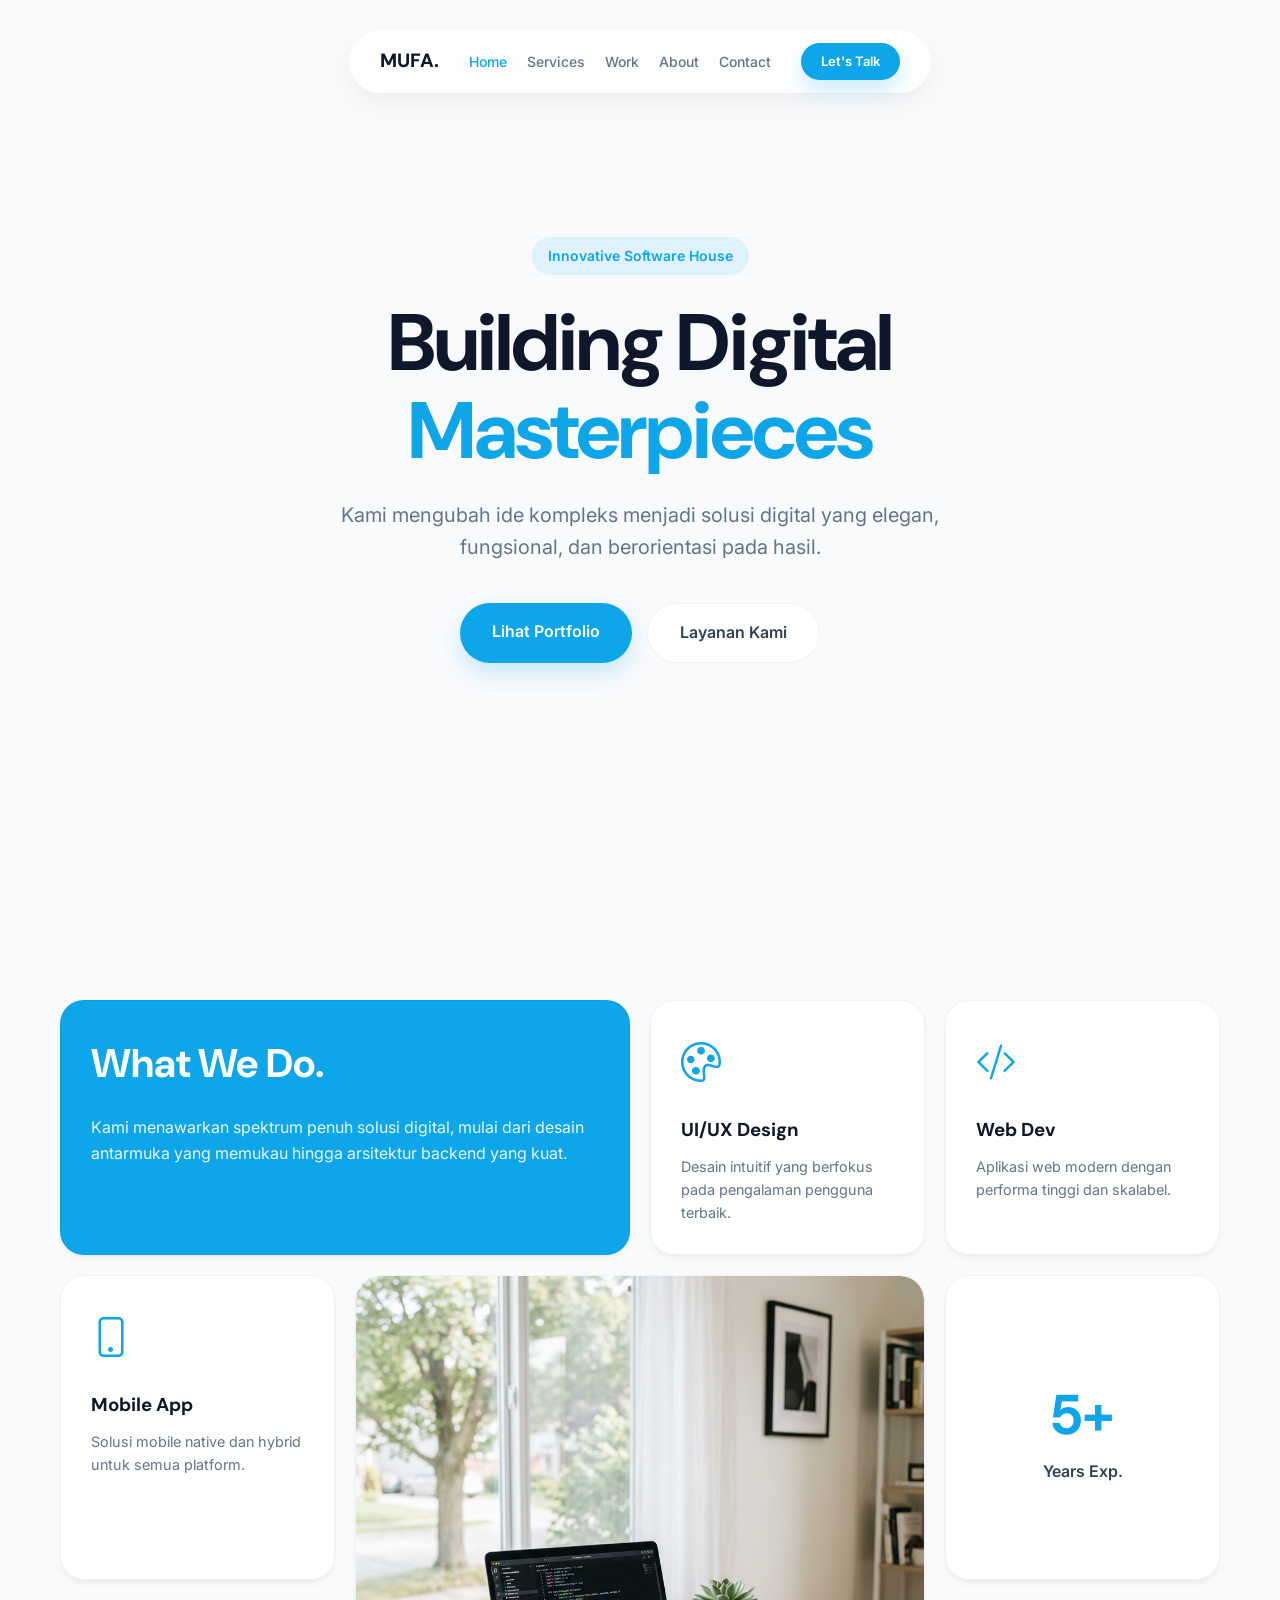
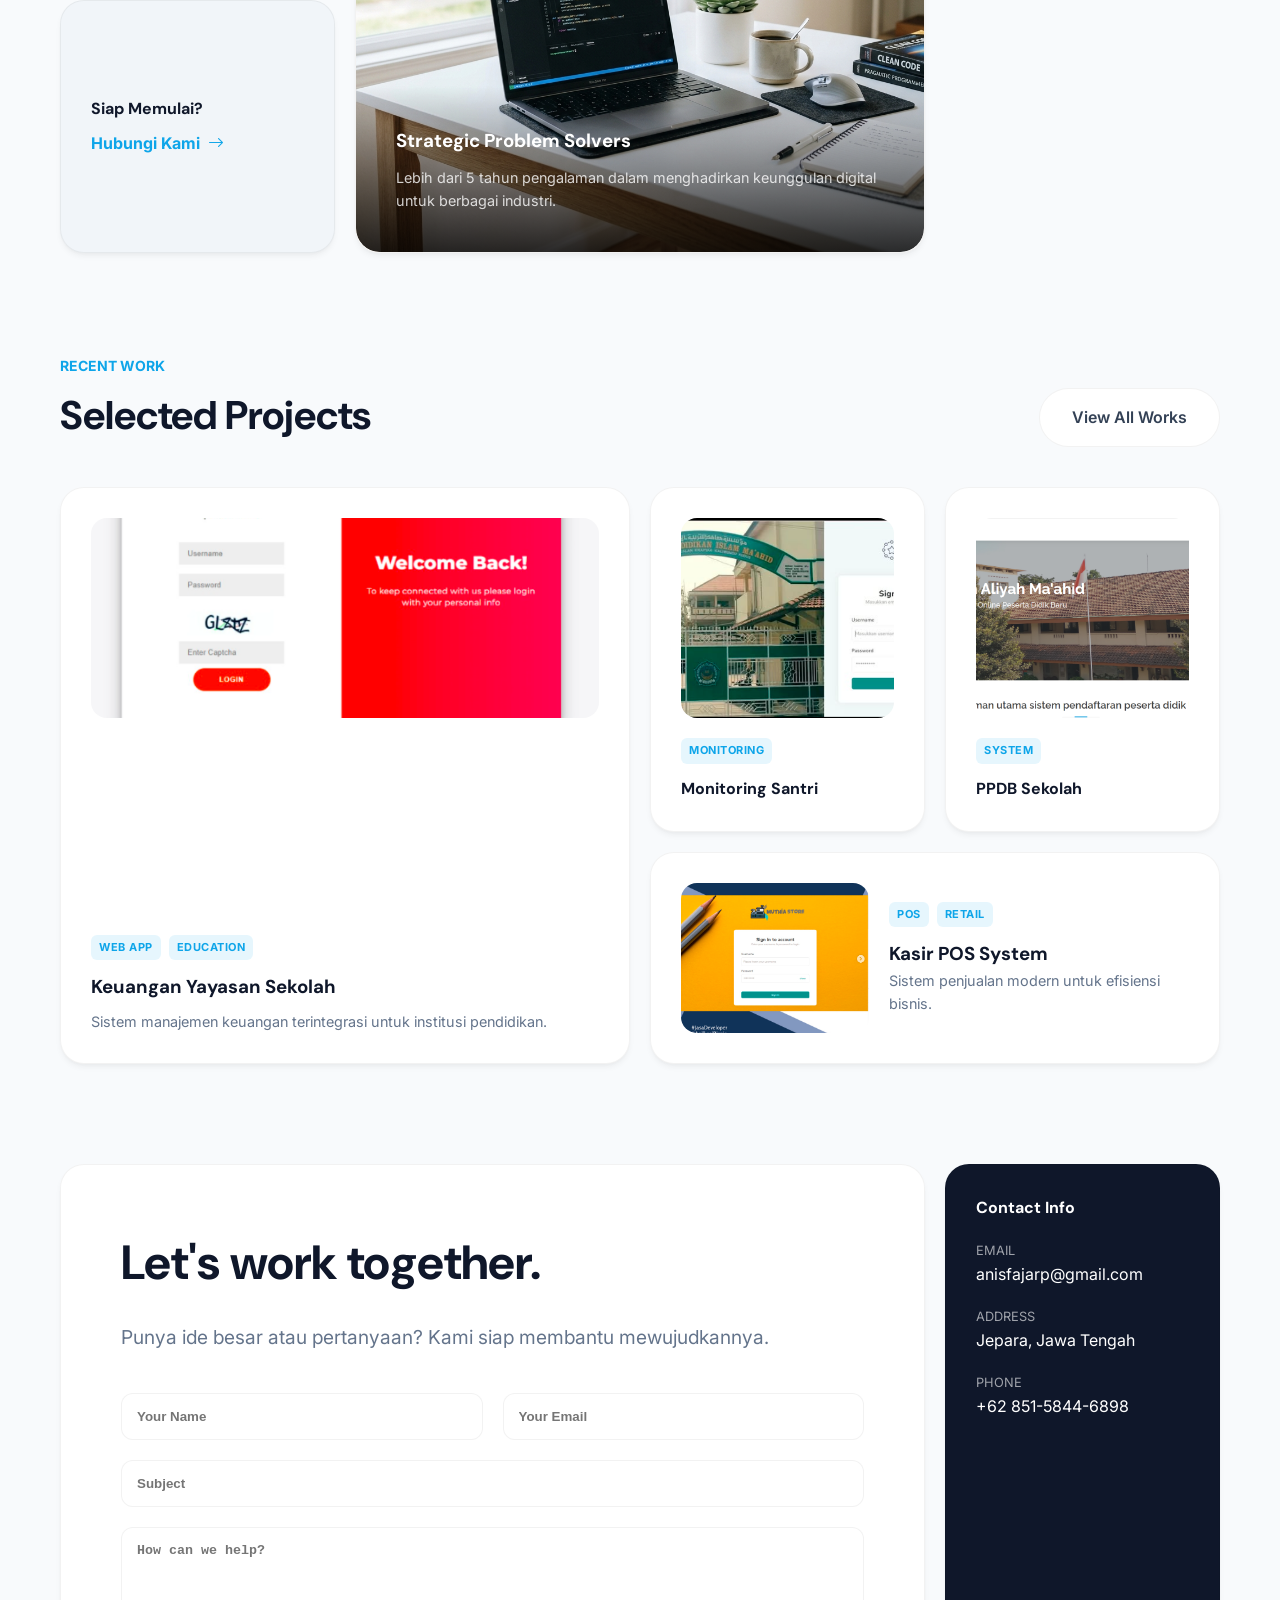
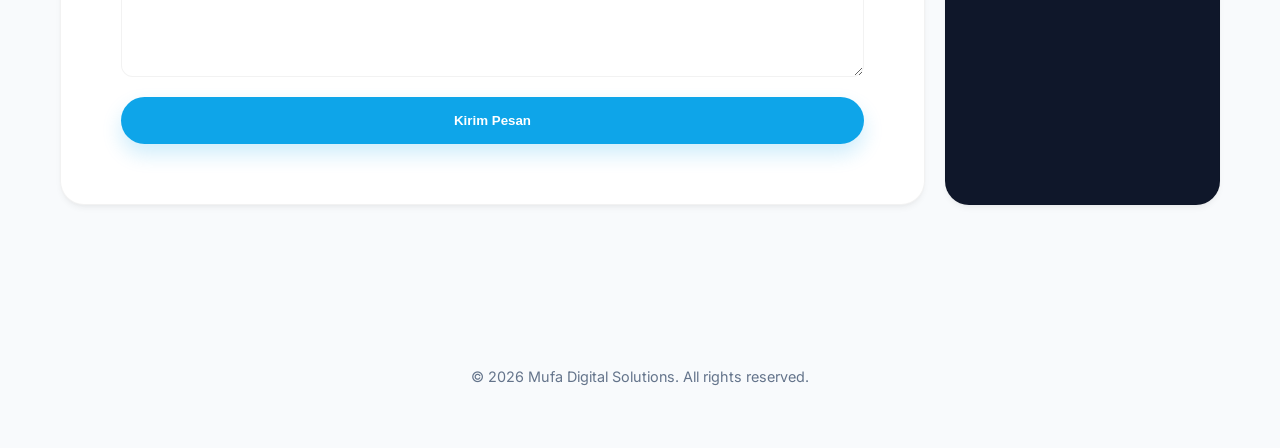
<file: index_new.html>
<!DOCTYPE html>
<html lang="en">

<head>
  <meta charset="utf-8">
  <meta content="width=device-width, initial-scale=1.0" name="viewport">
  <title>Mufa Digital Solutions | Modern Software Innovation</title>
  
  <!-- Favicons -->
  <link href="assets/img/logo_mufa_digital_solutions.png" rel="icon">
  
  <!-- Fonts -->
  <link rel="preconnect" href="https://fonts.googleapis.com">
  <link rel="preconnect" href="https://fonts.gstatic.com" crossorigin>
  <link href="https://fonts.googleapis.com/css2?family=Inter:wght@300;400;500;600;700&family=DM+Sans:wght@400;500;700;800&display=swap" rel="stylesheet">

  <!-- Vendor CSS -->
  <link href="assets/vendor/bootstrap-icons/bootstrap-icons.css" rel="stylesheet">
  <link href="assets/vendor/aos/aos.css" rel="stylesheet">

  <!-- Main CSS -->
  <link href="assets/css/style_new.css" rel="stylesheet">
</head>

<body>

  <!-- Floating Navigation -->
  <nav class="floating-nav">
    <div class="logo">
      <a href="#" style="font-weight: 800; font-family: var(--font-heading); color: var(--text-heading); font-size: 1.2rem;">MUFA.</a>
    </div>
    <ul class="nav-links">
      <li><a href="#hero" class="active">Home</a></li>
      <li><a href="#services">Services</a></li>
      <li><a href="#portfolio">Work</a></li>
      <li><a href="#about">About</a></li>
      <li><a href="#contact">Contact</a></li>
    </ul>
    <a href="#contact" class="btn-main" style="padding: 8px 20px; font-size: 13px;">Let's Talk</a>
  </nav>

  <!-- Hero Section -->
  <section id="hero" class="hero-modern">
    <span class="hero-badge">Innovative Software House</span>
    <h1>Building Digital<br><span style="color: var(--primary);">Masterpieces</span></h1>
    <p>Kami mengubah ide kompleks menjadi solusi digital yang elegan, fungsional, dan berorientasi pada hasil.</p>
    <div class="hero-cta">
      <a href="#portfolio" class="btn-main">Lihat Portfolio</a>
      <a href="#services" class="btn-outline">Layanan Kami</a>
    </div>
  </section>

  <!-- Main Content Area -->
  <main class="section-container">
    
    <!-- Services & Bento Grid -->
    <div id="services" class="bento-grid">
      
      <!-- Intro Card -->
      <div class="bento-item" style="grid-column: span 2; background: var(--primary); color: white;" data-aos="fade-up">
        <h2 style="color: white; font-size: 2.5rem; margin-bottom: 20px;">What We Do.</h2>
        <p style="opacity: 0.9;">Kami menawarkan spektrum penuh solusi digital, mulai dari desain antarmuka yang memukau hingga arsitektur backend yang kuat.</p>
      </div>

      <!-- Service 1 -->
      <div class="bento-item" data-aos="fade-up" data-aos-delay="100">
        <i class="bi bi-palette" style="font-size: 2.5rem; color: var(--primary); margin-bottom: 20px; display: block;"></i>
        <h3>UI/UX Design</h3>
        <p style="font-size: 0.9rem; color: var(--text-muted); margin-top: 10px;">Desain intuitif yang berfokus pada pengalaman pengguna terbaik.</p>
      </div>

      <!-- Service 2 -->
      <div class="bento-item" data-aos="fade-up" data-aos-delay="200">
        <i class="bi bi-code-slash" style="font-size: 2.5rem; color: var(--primary); margin-bottom: 20px; display: block;"></i>
        <h3>Web Dev</h3>
        <p style="font-size: 0.9rem; color: var(--text-muted); margin-top: 10px;">Aplikasi web modern dengan performa tinggi dan skalabel.</p>
      </div>

      <!-- Service 3 -->
      <div class="bento-item" data-aos="fade-up" data-aos-delay="300">
        <i class="bi bi-phone" style="font-size: 2.5rem; color: var(--primary); margin-bottom: 20px; display: block;"></i>
        <h3>Mobile App</h3>
        <p style="font-size: 0.9rem; color: var(--text-muted); margin-top: 10px;">Solusi mobile native dan hybrid untuk semua platform.</p>
      </div>

      <!-- About Card -->
      <div id="about" class="bento-item" style="grid-column: span 2; grid-row: span 2; padding: 0;" data-aos="fade-up">
        <img src="assets/img/about-clean.png" alt="About" style="width: 100%; height: 100%; object-fit: cover; border-radius: 24px;">
        <div style="position: absolute; bottom: 0; left: 0; right: 0; padding: 40px; background: linear-gradient(transparent, rgba(0,0,0,0.8)); color: white; border-radius: 0 0 24px 24px;">
          <h3 style="color: white; margin-bottom: 10px;">Strategic Problem Solvers</h3>
          <p style="font-size: 0.9rem; opacity: 0.8;">Lebih dari 5 tahun pengalaman dalam menghadirkan keunggulan digital untuk berbagai industri.</p>
        </div>
      </div>

      <!-- Stats Card -->
      <div class="bento-item" style="display: flex; flex-direction: column; justify-content: center; align-items: center;" data-aos="fade-up">
        <h2 style="font-size: 3.5rem; color: var(--primary);">5+</h2>
        <p style="font-weight: 600;">Years Exp.</p>
      </div>

      <!-- Contact Mini Card -->
      <div class="bento-item" style="background: #f1f5f9; display: flex; flex-direction: column; justify-content: center;" data-aos="fade-up">
        <h4 style="margin-bottom: 10px;">Siap Memulai?</h4>
        <a href="#contact" style="color: var(--primary); font-weight: 700; display: flex; align-items: center; gap: 8px;">
          Hubungi Kami <i class="bi bi-arrow-right"></i>
        </a>
      </div>

    </div>

    <!-- Portfolio Section -->
    <div id="portfolio" style="margin-top: 100px;">
      <div style="margin-bottom: 40px; display: flex; justify-content: space-between; align-items: flex-end;">
        <div>
          <span style="color: var(--primary); font-weight: 700; text-transform: uppercase; font-size: 14px;">Recent Work</span>
          <h2 style="font-size: 2.5rem; margin-top: 5px;">Selected Projects</h2>
        </div>
        <a href="#" class="btn-outline">View All Works</a>
      </div>

      <div class="bento-grid">
        <!-- Project 1 -->
        <div class="bento-item portfolio-card" style="grid-column: span 2; grid-row: span 2;" data-aos="zoom-in">
          <img src="assets/img/portfolio/1.png" alt="Project 1">
          <div>
            <div class="portfolio-tags">
              <span class="tag">Web App</span>
              <span class="tag">Education</span>
            </div>
            <h3>Keuangan Yayasan Sekolah</h3>
            <p style="font-size: 0.9rem; color: var(--text-muted); margin-top: 8px;">Sistem manajemen keuangan terintegrasi untuk institusi pendidikan.</p>
          </div>
        </div>

        <!-- Project 2 -->
        <div class="bento-item portfolio-card" data-aos="zoom-in" data-aos-delay="100">
          <img src="assets/img/portfolio/2.png" alt="Project 2">
          <div>
            <div class="portfolio-tags">
              <span class="tag">Monitoring</span>
            </div>
            <h4 style="font-size: 1rem;">Monitoring Santri</h4>
          </div>
        </div>

        <!-- Project 3 -->
        <div class="bento-item portfolio-card" data-aos="zoom-in" data-aos-delay="200">
          <img src="assets/img/portfolio/3.png" alt="Project 3">
          <div>
            <div class="portfolio-tags">
              <span class="tag">System</span>
            </div>
            <h4 style="font-size: 1rem;">PPDB Sekolah</h4>
          </div>
        </div>

        <!-- Project 4 -->
        <div class="bento-item portfolio-card" style="grid-column: span 2;" data-aos="zoom-in" data-aos-delay="300">
          <div style="display: flex; gap: 20px; align-items: center;">
            <img src="assets/img/portfolio/4.png" alt="Project 4" style="width: 200px; height: 150px; margin-bottom: 0;">
            <div>
              <div class="portfolio-tags">
                <span class="tag">POS</span>
                <span class="tag">Retail</span>
              </div>
              <h3>Kasir POS System</h3>
              <p style="font-size: 0.9rem; color: var(--text-muted);">Sistem penjualan modern untuk efisiensi bisnis.</p>
            </div>
          </div>
        </div>
      </div>
    </div>

    <!-- Contact Section -->
    <div id="contact" style="margin-top: 100px;">
      <div class="bento-grid">
        <div class="bento-item" style="grid-column: span 3; padding: 60px;" data-aos="fade-up">
          <h2 style="font-size: 3rem; margin-bottom: 20px;">Let's work together.</h2>
          <p style="font-size: 1.2rem; color: var(--text-muted); margin-bottom: 40px;">Punya ide besar atau pertanyaan? Kami siap membantu mewujudkannya.</p>
          
          <form id="whatsappForm" style="display: grid; grid-template-columns: 1fr 1fr; gap: 20px;">
            <input type="text" id="name" placeholder="Your Name" class="btn-outline" style="border-radius: 12px; padding: 15px; width: 100%;" required>
            <input type="email" id="email" placeholder="Your Email" class="btn-outline" style="border-radius: 12px; padding: 15px; width: 100%;" required>
            <input type="text" id="subject" placeholder="Subject" class="btn-outline" style="grid-column: span 2; border-radius: 12px; padding: 15px; width: 100%;" required>
            <textarea id="message" placeholder="How can we help?" class="btn-outline" style="grid-column: span 2; border-radius: 12px; padding: 15px; width: 100%; height: 150px;" required></textarea>
            <button type="submit" class="btn-main" style="grid-column: span 2; border: none; cursor: pointer;">Kirim Pesan</button>
          </form>
          
          <div id="loadingMessage" style="display:none; margin-top: 20px; color: var(--primary);">Mengalihkan ke WhatsApp...</div>
          <div id="sentMessage" style="display:none; margin-top: 20px; color: green;">Berhasil! Membuka WhatsApp...</div>
        </div>

        <div class="bento-item" style="background: var(--text-heading); color: white;" data-aos="fade-up" data-aos-delay="200">
          <h4 style="color: white; margin-bottom: 20px;">Contact Info</h4>
          <div style="display: flex; flex-direction: column; gap: 20px;">
            <div>
              <p style="font-size: 0.8rem; opacity: 0.6;">EMAIL</p>
              <p>anisfajarp@gmail.com</p>
            </div>
            <div>
              <p style="font-size: 0.8rem; opacity: 0.6;">ADDRESS</p>
              <p>Jepara, Jawa Tengah</p>
            </div>
            <div>
              <p style="font-size: 0.8rem; opacity: 0.6;">PHONE</p>
              <p>+62 851-5844-6898</p>
            </div>
          </div>
        </div>
      </div>
    </div>

  </main>

  <footer style="padding: 60px 20px; text-align: center; color: var(--text-muted); font-size: 0.9rem;">
    <p>&copy; 2026 Mufa Digital Solutions. All rights reserved.</p>
  </footer>

  <!-- Vendor JS -->
  <script src="assets/vendor/aos/aos.js"></script>
  
  <script>
    // Initialize AOS
    AOS.init({
      duration: 1000,
      easing: 'ease-in-out',
      once: true,
      mirror: false
    });

    // WhatsApp Form Logic
    const form = document.getElementById('whatsappForm');
    const loadingMsg = document.getElementById('loadingMessage');
    const sentMsg = document.getElementById('sentMessage');
    const waNumber = '6285158446898';

    form.addEventListener('submit', function(e) {
      e.preventDefault();
      loadingMsg.style.display = 'block';
      
      const name = document.getElementById('name').value;
      const email = document.getElementById('email').value;
      const subject = document.getElementById('subject').value;
      const message = document.getElementById('message').value;

      const waMessage = `*Pesan Kontak Baru*\n\n*Nama:* ${name}\n*Email:* ${email}\n*Subjek:* ${subject}\n\n*Pesan:*\n${message}`;
      const encodedMessage = encodeURIComponent(waMessage);
      const waURL = `https://wa.me/${waNumber}?text=${encodedMessage}`;

      setTimeout(() => {
        loadingMsg.style.display = 'none';
        sentMsg.style.display = 'block';
        window.location.href = waURL;
      }, 800);
    });

    // Simple scroll reveal for nav
    window.addEventListener('scroll', () => {
      const nav = document.querySelector('.floating-nav');
      if (window.scrollY > 50) {
        nav.style.background = 'rgba(255, 255, 255, 0.95)';
        nav.style.top = '15px';
      } else {
        nav.style.background = 'rgba(255, 255, 255, 0.8)';
        nav.style.top = '30px';
      }
    });
  </script>

</body>

</html>
</file>
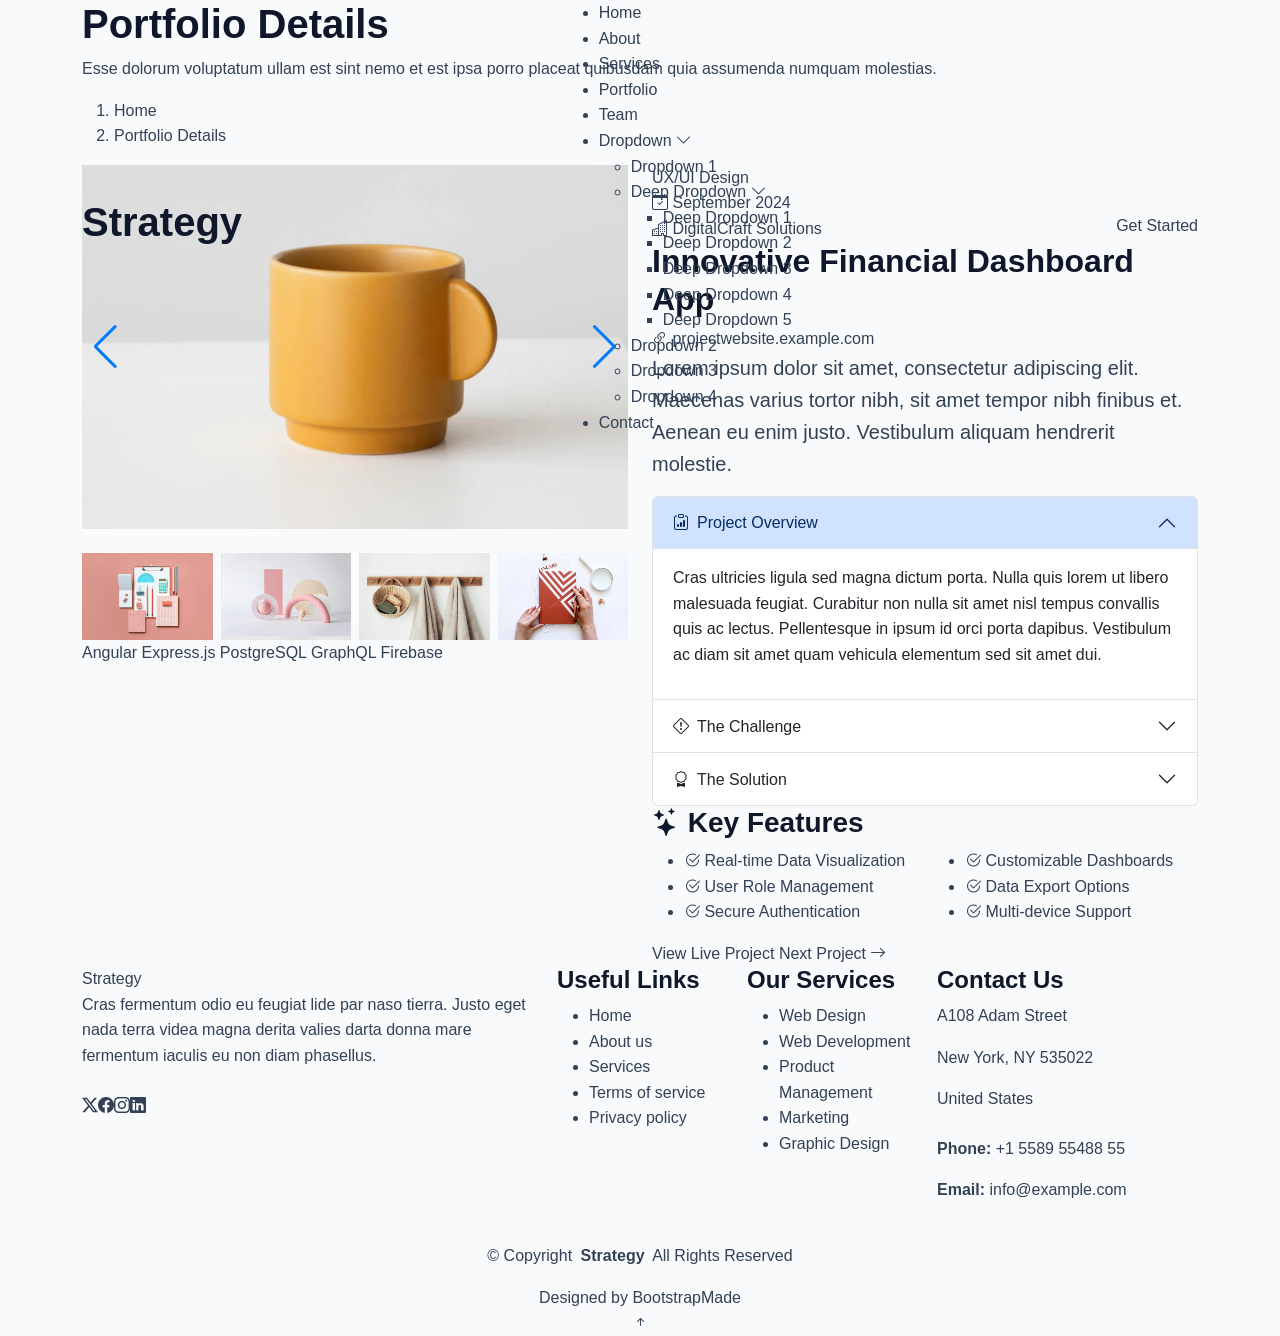
<file: portfolio-details.html>
<!DOCTYPE html>
<html lang="en">

<head>
  <meta charset="utf-8">
  <meta content="width=device-width, initial-scale=1.0" name="viewport">
  <title>Portfolio Details - Strategy Bootstrap Template</title>
  <meta name="description" content="">
  <meta name="keywords" content="">

  <!-- Favicons -->
  <link href="assets/img/favicon.png" rel="icon">
  <link href="assets/img/apple-touch-icon.png" rel="apple-touch-icon">

  <!-- Fonts -->
  <link href="https://fonts.googleapis.com" rel="preconnect">
  <link href="https://fonts.gstatic.com" rel="preconnect" crossorigin>
  <link href="https://fonts.googleapis.com/css2?family=Roboto:ital,wght@0,100;0,300;0,400;0,500;0,700;0,900;1,100;1,300;1,400;1,500;1,700;1,900&family=Raleway:ital,wght@0,100;0,200;0,300;0,400;0,500;0,600;0,700;0,800;0,900;1,100;1,200;1,300;1,400;1,500;1,600;1,700;1,800;1,900&family=Nunito+Sans:ital,wght@0,200;0,300;0,400;0,600;0,700;0,800;0,900;1,200;1,300;1,400;1,600;1,700;1,800;1,900&display=swap" rel="stylesheet">

  <!-- Vendor CSS Files -->
  <link href="assets/vendor/bootstrap/css/bootstrap.min.css" rel="stylesheet">
  <link href="assets/vendor/bootstrap-icons/bootstrap-icons.css" rel="stylesheet">
  <link href="assets/vendor/aos/aos.css" rel="stylesheet">
  <link href="assets/vendor/swiper/swiper-bundle.min.css" rel="stylesheet">
  <link href="assets/vendor/glightbox/css/glightbox.min.css" rel="stylesheet">

  <!-- Main CSS File -->
  <link href="assets/css/main.css" rel="stylesheet">

  <!-- =======================================================
  * Template Name: Strategy
  * Template URL: https://bootstrapmade.com/strategy-bootstrap-agency-template/
  * Updated: Jun 06 2025 with Bootstrap v5.3.6
  * Author: BootstrapMade.com
  * License: https://bootstrapmade.com/license/
  ======================================================== -->
</head>

<body class="portfolio-details-page">

  <header id="header" class="header d-flex align-items-center fixed-top">
    <div class="header-container container-fluid container-xl position-relative d-flex align-items-center justify-content-between">

      <a href="index.html" class="logo d-flex align-items-center me-auto me-xl-0">
        <!-- Uncomment the line below if you also wish to use an image logo -->
        <!-- <img src="assets/img/logo.webp" alt=""> -->
        <h1 class="sitename">Strategy</h1>
      </a>

      <nav id="navmenu" class="navmenu">
        <ul>
          <li><a href="#hero">Home</a></li>
          <li><a href="#about">About</a></li>
          <li><a href="#services">Services</a></li>
          <li><a href="#portfolio">Portfolio</a></li>
          <li><a href="#team">Team</a></li>
          <li class="dropdown"><a href="#"><span>Dropdown</span> <i class="bi bi-chevron-down toggle-dropdown"></i></a>
            <ul>
              <li><a href="#">Dropdown 1</a></li>
              <li class="dropdown"><a href="#"><span>Deep Dropdown</span> <i class="bi bi-chevron-down toggle-dropdown"></i></a>
                <ul>
                  <li><a href="#">Deep Dropdown 1</a></li>
                  <li><a href="#">Deep Dropdown 2</a></li>
                  <li><a href="#">Deep Dropdown 3</a></li>
                  <li><a href="#">Deep Dropdown 4</a></li>
                  <li><a href="#">Deep Dropdown 5</a></li>
                </ul>
              </li>
              <li><a href="#">Dropdown 2</a></li>
              <li><a href="#">Dropdown 3</a></li>
              <li><a href="#">Dropdown 4</a></li>
            </ul>
          </li>
          <li><a href="#contact">Contact</a></li>
        </ul>
        <i class="mobile-nav-toggle d-xl-none bi bi-list"></i>
      </nav>

      <a class="btn-getstarted" href="#about">Get Started</a>

    </div>
  </header>

  <main class="main">

    <!-- Page Title -->
    <div class="page-title dark-background" data-aos="fade">
      <div class="container position-relative">
        <h1>Portfolio Details</h1>
        <p>Esse dolorum voluptatum ullam est sint nemo et est ipsa porro placeat quibusdam quia assumenda numquam molestias.</p>
        <nav class="breadcrumbs">
          <ol>
            <li><a href="index.html">Home</a></li>
            <li class="current">Portfolio Details</li>
          </ol>
        </nav>
      </div>
    </div><!-- End Page Title -->

    <!-- Portfolio Details Section -->
    <section id="portfolio-details" class="portfolio-details section">

      <div class="container" data-aos="fade-up" data-aos-delay="100">

        <div class="row gy-4">
          <div class="col-lg-6" data-aos="fade-right">
            <div class="portfolio-details-media">
              <div class="main-image">
                <div class="portfolio-details-slider swiper init-swiper" data-aos="zoom-in">
                  <script type="application/json" class="swiper-config">
                    {
                      "loop": true,
                      "speed": 1000,
                      "autoplay": {
                        "delay": 6000
                      },
                      "effect": "creative",
                      "creativeEffect": {
                        "prev": {
                          "shadow": true,
                          "translate": [0, 0, -400]
                        },
                        "next": {
                          "translate": ["100%", 0, 0]
                        }
                      },
                      "slidesPerView": 1,
                      "navigation": {
                        "nextEl": ".swiper-button-next",
                        "prevEl": ".swiper-button-prev"
                      }
                    }
                  </script>
                  <div class="swiper-wrapper">
                    <div class="swiper-slide">
                      <img src="assets/img/portfolio/portfolio-5.webp" alt="Portfolio Image" class="img-fluid">
                    </div>
                    <div class="swiper-slide">
                      <img src="assets/img/portfolio/portfolio-7.webp" alt="Portfolio Image" class="img-fluid">
                    </div>
                    <div class="swiper-slide">
                      <img src="assets/img/portfolio/portfolio-8.webp" alt="Portfolio Image" class="img-fluid">
                    </div>
                  </div>
                  <div class="swiper-button-prev"></div>
                  <div class="swiper-button-next"></div>
                </div>
              </div>

              <div class="thumbnail-grid" data-aos="fade-up" data-aos-delay="200">
                <div class="row g-2 mt-3">
                  <div class="col-3">
                    <img src="assets/img/portfolio/portfolio-4.webp" alt="Gallery Image" class="img-fluid glightbox">
                  </div>
                  <div class="col-3">
                    <img src="assets/img/portfolio/portfolio-6.webp" alt="Gallery Image" class="img-fluid glightbox">
                  </div>
                  <div class="col-3">
                    <img src="assets/img/portfolio/portfolio-11.webp" alt="Gallery Image" class="img-fluid glightbox">
                  </div>
                  <div class="col-3">
                    <img src="assets/img/portfolio/portfolio-12.webp" alt="Gallery Image" class="img-fluid glightbox">
                  </div>
                </div>
              </div>

              <div class="tech-stack-badges" data-aos="fade-up" data-aos-delay="300">
                <span>Angular</span>
                <span>Express.js</span>
                <span>PostgreSQL</span>
                <span>GraphQL</span>
                <span>Firebase</span>
              </div>
            </div>
          </div>

          <div class="col-lg-6" data-aos="fade-left">
            <div class="portfolio-details-content">
              <div class="project-meta">
                <div class="badge-wrapper">
                  <span class="project-badge">UX/UI Design</span>
                </div>
                <div class="date-client">
                  <div class="meta-item">
                    <i class="bi bi-calendar-check"></i>
                    <span>September 2024</span>
                  </div>
                  <div class="meta-item">
                    <i class="bi bi-buildings"></i>
                    <span>DigitalCraft Solutions</span>
                  </div>
                </div>
              </div>

              <h2 class="project-title">Innovative Financial Dashboard App</h2>

              <div class="project-website">
                <i class="bi bi-link-45deg"></i>
                <a href="#" target="_blank">projectwebsite.example.com</a>
              </div>

              <div class="project-overview">
                <p class="lead">
                  Lorem ipsum dolor sit amet, consectetur adipiscing elit. Maecenas varius tortor nibh, sit amet tempor nibh finibus et. Aenean eu enim justo. Vestibulum aliquam hendrerit molestie.
                </p>

                <div class="accordion project-accordion" id="portfolio-details-projectAccordion">
                  <div class="accordion-item" data-aos="fade-up">
                    <h2 class="accordion-header">
                      <button class="accordion-button" type="button" data-bs-toggle="collapse" data-bs-target="#portfolio-details-collapse-1" aria-expanded="true" aria-controls="collapseOne">
                        <i class="bi bi-clipboard-data me-2"></i> Project Overview
                      </button>
                    </h2>
                    <div id="portfolio-details-collapse-1" class="accordion-collapse collapse show" data-bs-parent="#portfolio-details-projectAccordion">
                      <div class="accordion-body">
                        <p>Cras ultricies ligula sed magna dictum porta. Nulla quis lorem ut libero malesuada feugiat. Curabitur non nulla sit amet nisl tempus convallis quis ac lectus. Pellentesque in ipsum id orci porta dapibus. Vestibulum ac diam sit amet quam vehicula elementum sed sit amet dui.</p>
                      </div>
                    </div>
                  </div>

                  <div class="accordion-item" data-aos="fade-up" data-aos-delay="100">
                    <h2 class="accordion-header">
                      <button class="accordion-button collapsed" type="button" data-bs-toggle="collapse" data-bs-target="#portfolio-details-collapse-2" aria-expanded="false" aria-controls="collapseTwo">
                        <i class="bi bi-exclamation-diamond me-2"></i> The Challenge
                      </button>
                    </h2>
                    <div id="portfolio-details-collapse-2" class="accordion-collapse collapse" data-bs-parent="#portfolio-details-projectAccordion">
                      <div class="accordion-body">
                        <p>Mauris blandit aliquet elit, eget tincidunt nibh pulvinar a. Vivamus suscipit tortor eget felis porttitor volutpat. Curabitur aliquet quam id dui posuere blandit. Praesent sapien massa, convallis a pellentesque nec, egestas non nisi. Sed porttitor lectus nibh.</p>
                      </div>
                    </div>
                  </div>

                  <div class="accordion-item" data-aos="fade-up" data-aos-delay="200">
                    <h2 class="accordion-header">
                      <button class="accordion-button collapsed" type="button" data-bs-toggle="collapse" data-bs-target="#portfolio-details-collapse-3" aria-expanded="false" aria-controls="collapseThree">
                        <i class="bi bi-award me-2"></i> The Solution
                      </button>
                    </h2>
                    <div id="portfolio-details-collapse-3" class="accordion-collapse collapse" data-bs-parent="#portfolio-details-projectAccordion">
                      <div class="accordion-body">
                        <p>Donec sollicitudin molestie malesuada. Curabitur arcu erat, accumsan id imperdiet et, porttitor at sem. Vestibulum ante ipsum primis in faucibus orci luctus et ultrices posuere cubilia Curae; Donec velit neque, auctor sit amet aliquam vel, ullamcorper sit amet ligula.</p>
                      </div>
                    </div>
                  </div>
                </div>
              </div>

              <div class="project-features" data-aos="fade-up" data-aos-delay="300">
                <h3><i class="bi bi-stars"></i> Key Features</h3>
                <div class="row g-3">
                  <div class="col-md-6">
                    <ul class="feature-list">
                      <li><i class="bi bi-check2-circle"></i> Real-time Data Visualization</li>
                      <li><i class="bi bi-check2-circle"></i> User Role Management</li>
                      <li><i class="bi bi-check2-circle"></i> Secure Authentication</li>
                    </ul>
                  </div>
                  <div class="col-md-6">
                    <ul class="feature-list">
                      <li><i class="bi bi-check2-circle"></i> Customizable Dashboards</li>
                      <li><i class="bi bi-check2-circle"></i> Data Export Options</li>
                      <li><i class="bi bi-check2-circle"></i> Multi-device Support</li>
                    </ul>
                  </div>
                </div>
              </div>

              <div class="cta-buttons" data-aos="fade-up" data-aos-delay="400">
                <a href="#" class="btn-view-project">View Live Project</a>
                <a href="#" class="btn-next-project">Next Project <i class="bi bi-arrow-right"></i></a>
              </div>
            </div>
          </div>
        </div>

      </div>

    </section><!-- /Portfolio Details Section -->

  </main>

  <footer id="footer" class="footer">

    <div class="container footer-top">
      <div class="row gy-4">
        <div class="col-lg-5 col-md-12 footer-about">
          <a href="index.html" class="logo d-flex align-items-center">
            <span class="sitename">Strategy</span>
          </a>
          <p>Cras fermentum odio eu feugiat lide par naso tierra. Justo eget nada terra videa magna derita valies darta donna mare fermentum iaculis eu non diam phasellus.</p>
          <div class="social-links d-flex mt-4">
            <a href=""><i class="bi bi-twitter-x"></i></a>
            <a href=""><i class="bi bi-facebook"></i></a>
            <a href=""><i class="bi bi-instagram"></i></a>
            <a href=""><i class="bi bi-linkedin"></i></a>
          </div>
        </div>

        <div class="col-lg-2 col-6 footer-links">
          <h4>Useful Links</h4>
          <ul>
            <li><a href="#">Home</a></li>
            <li><a href="#">About us</a></li>
            <li><a href="#">Services</a></li>
            <li><a href="#">Terms of service</a></li>
            <li><a href="#">Privacy policy</a></li>
          </ul>
        </div>

        <div class="col-lg-2 col-6 footer-links">
          <h4>Our Services</h4>
          <ul>
            <li><a href="#">Web Design</a></li>
            <li><a href="#">Web Development</a></li>
            <li><a href="#">Product Management</a></li>
            <li><a href="#">Marketing</a></li>
            <li><a href="#">Graphic Design</a></li>
          </ul>
        </div>

        <div class="col-lg-3 col-md-12 footer-contact text-center text-md-start">
          <h4>Contact Us</h4>
          <p>A108 Adam Street</p>
          <p>New York, NY 535022</p>
          <p>United States</p>
          <p class="mt-4"><strong>Phone:</strong> <span>+1 5589 55488 55</span></p>
          <p><strong>Email:</strong> <span>info@example.com</span></p>
        </div>

      </div>
    </div>

    <div class="container copyright text-center mt-4">
      <p>© <span>Copyright</span> <strong class="px-1 sitename">Strategy</strong> <span>All Rights Reserved</span></p>
      <div class="credits">
        <!-- All the links in the footer should remain intact. -->
        <!-- You can delete the links only if you've purchased the pro version. -->
        <!-- Licensing information: https://bootstrapmade.com/license/ -->
        <!-- Purchase the pro version with working PHP/AJAX contact form: [buy-url] -->
        Designed by <a href="https://bootstrapmade.com/">BootstrapMade</a>
      </div>
    </div>

  </footer>

  <!-- Scroll Top -->
  <a href="#" id="scroll-top" class="scroll-top d-flex align-items-center justify-content-center"><i class="bi bi-arrow-up-short"></i></a>

  <!-- Preloader -->
  <div id="preloader"></div>

  <!-- Vendor JS Files -->
  <script src="assets/vendor/bootstrap/js/bootstrap.bundle.min.js"></script>
  <script src="assets/vendor/php-email-form/validate.js"></script>
  <script src="assets/vendor/aos/aos.js"></script>
  <script src="assets/vendor/swiper/swiper-bundle.min.js"></script>
  <script src="assets/vendor/glightbox/js/glightbox.min.js"></script>
  <script src="assets/vendor/imagesloaded/imagesloaded.pkgd.min.js"></script>
  <script src="assets/vendor/isotope-layout/isotope.pkgd.min.js"></script>

  <!-- Main JS File -->
  <script src="assets/js/main.js"></script>

</body>

</html>
</file>
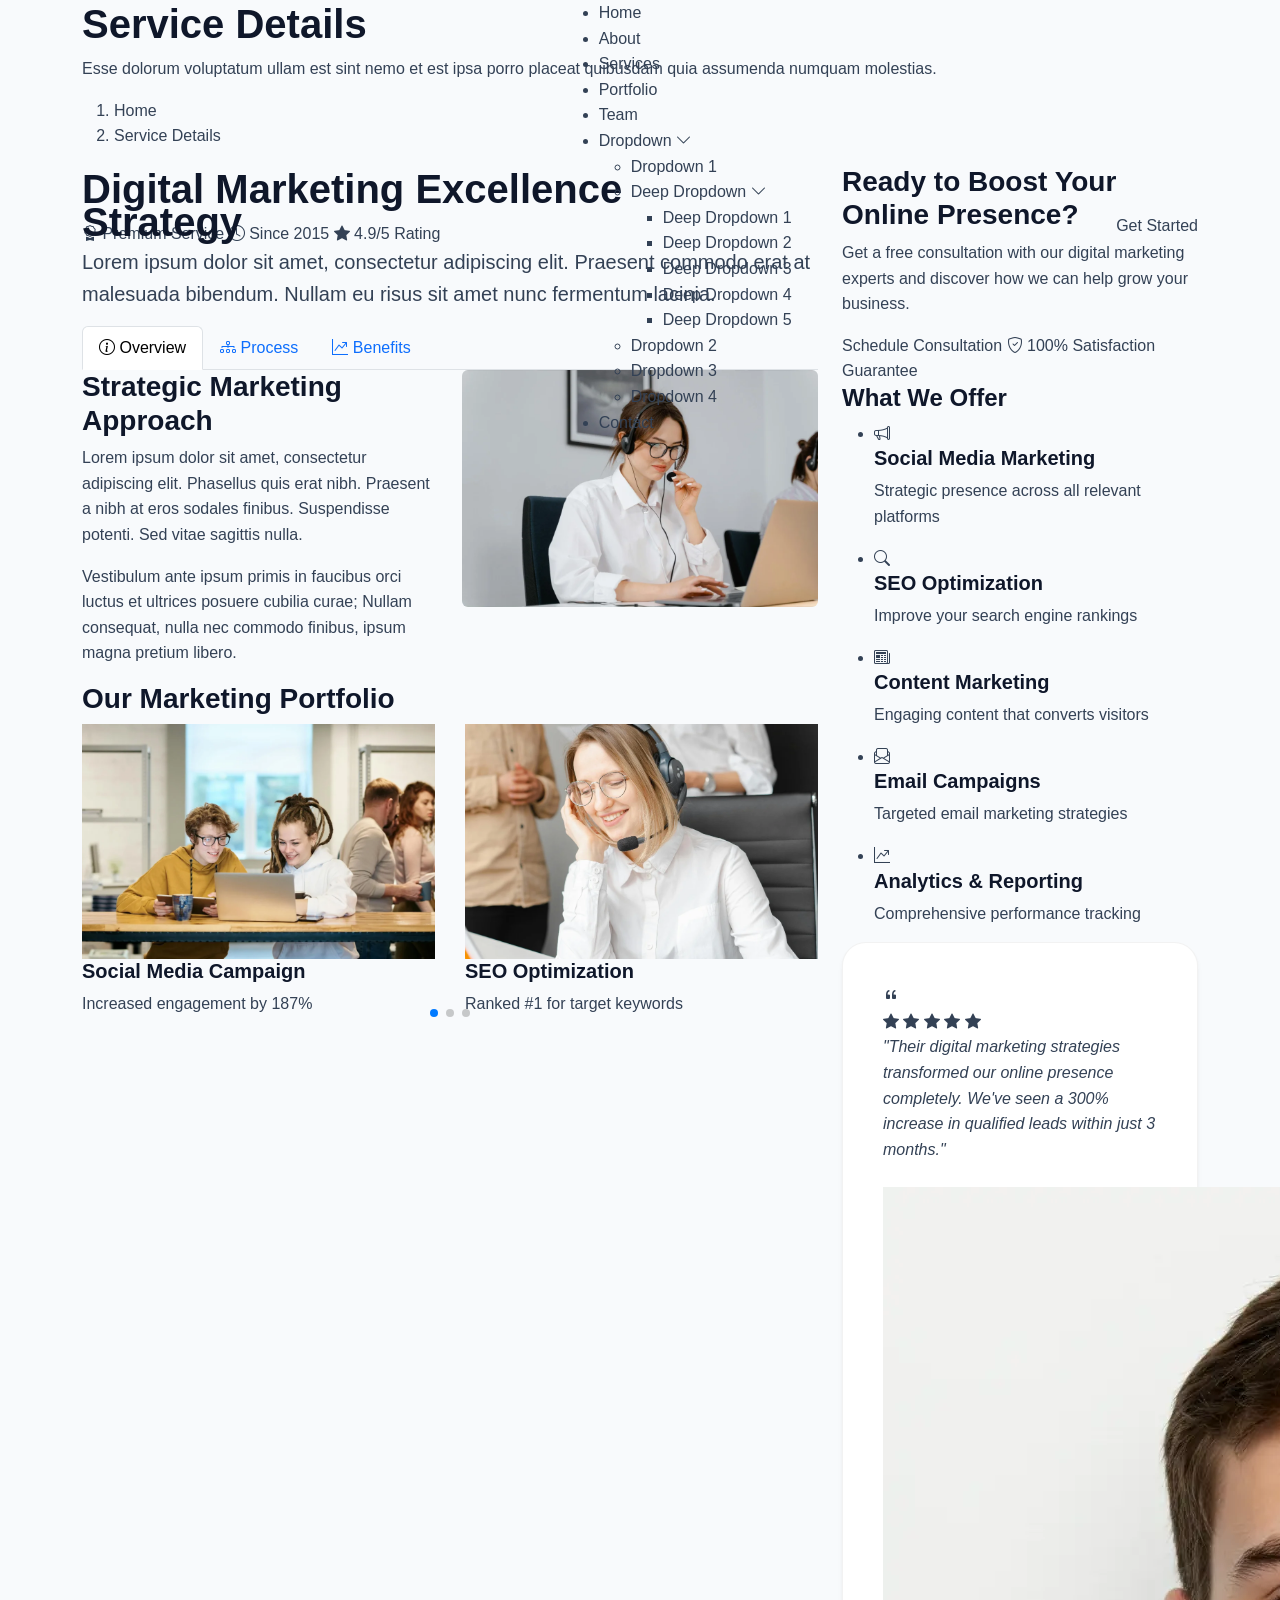
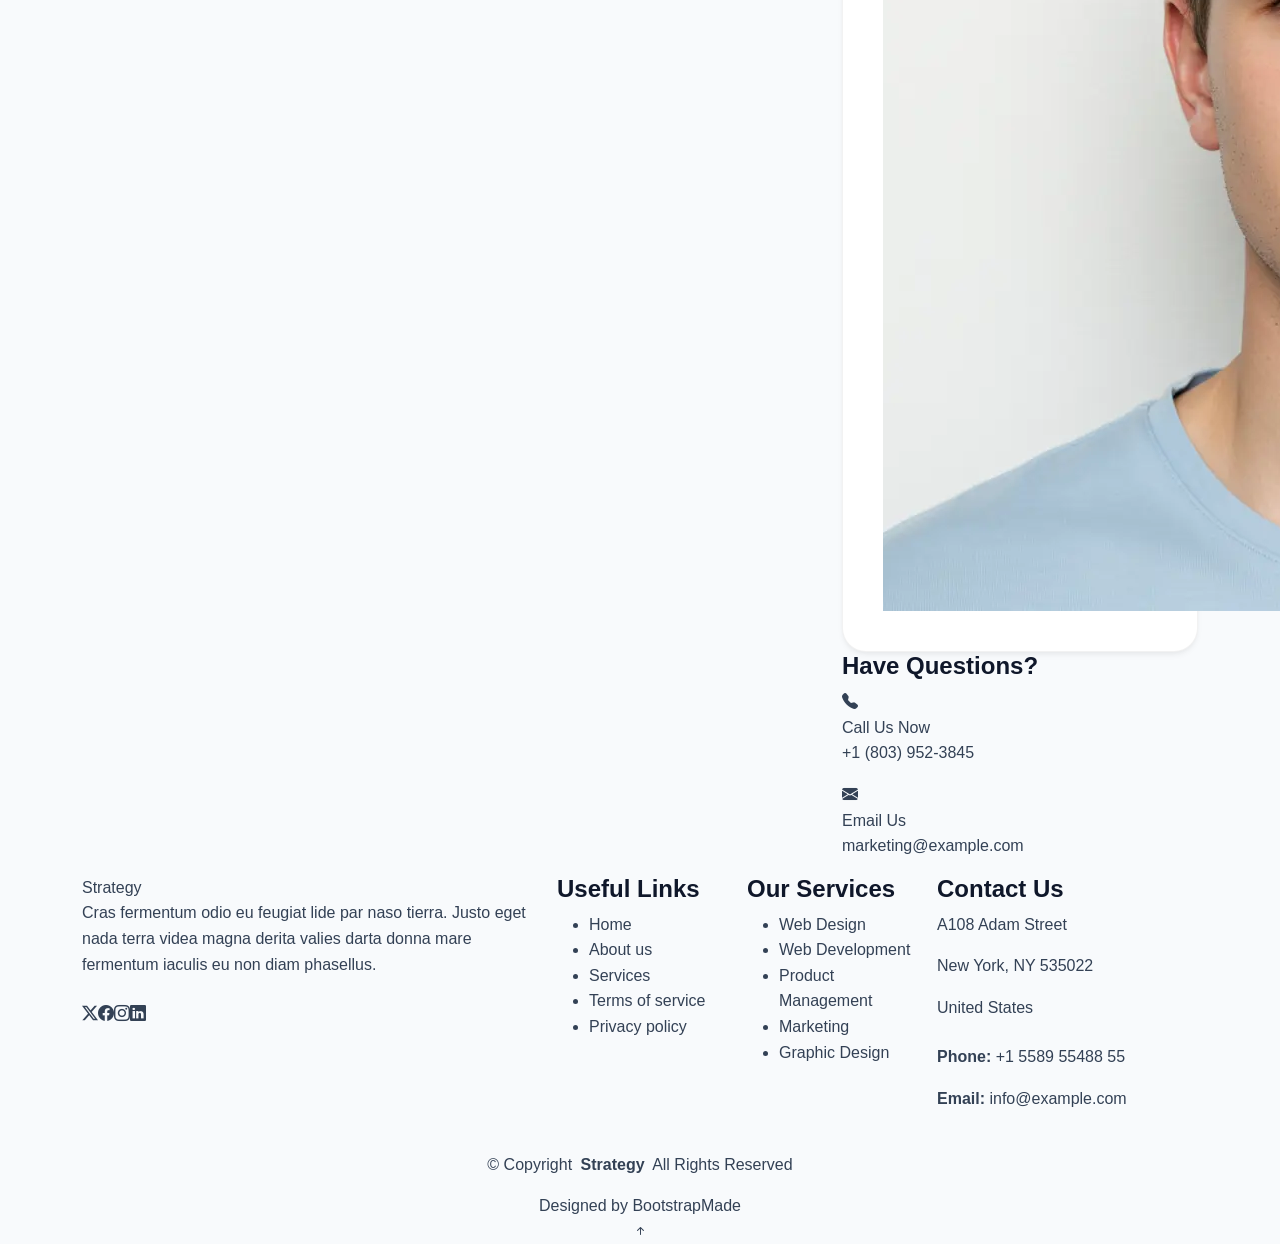
<file: service-details.html>
<!DOCTYPE html>
<html lang="en">

<head>
  <meta charset="utf-8">
  <meta content="width=device-width, initial-scale=1.0" name="viewport">
  <title>Service Details - Strategy Bootstrap Template</title>
  <meta name="description" content="">
  <meta name="keywords" content="">

  <!-- Favicons -->
  <link href="assets/img/favicon.png" rel="icon">
  <link href="assets/img/apple-touch-icon.png" rel="apple-touch-icon">

  <!-- Fonts -->
  <link href="https://fonts.googleapis.com" rel="preconnect">
  <link href="https://fonts.gstatic.com" rel="preconnect" crossorigin>
  <link href="https://fonts.googleapis.com/css2?family=Roboto:ital,wght@0,100;0,300;0,400;0,500;0,700;0,900;1,100;1,300;1,400;1,500;1,700;1,900&family=Raleway:ital,wght@0,100;0,200;0,300;0,400;0,500;0,600;0,700;0,800;0,900;1,100;1,200;1,300;1,400;1,500;1,600;1,700;1,800;1,900&family=Nunito+Sans:ital,wght@0,200;0,300;0,400;0,600;0,700;0,800;0,900;1,200;1,300;1,400;1,600;1,700;1,800;1,900&display=swap" rel="stylesheet">

  <!-- Vendor CSS Files -->
  <link href="assets/vendor/bootstrap/css/bootstrap.min.css" rel="stylesheet">
  <link href="assets/vendor/bootstrap-icons/bootstrap-icons.css" rel="stylesheet">
  <link href="assets/vendor/aos/aos.css" rel="stylesheet">
  <link href="assets/vendor/swiper/swiper-bundle.min.css" rel="stylesheet">
  <link href="assets/vendor/glightbox/css/glightbox.min.css" rel="stylesheet">

  <!-- Main CSS File -->
  <link href="assets/css/main.css" rel="stylesheet">

  <!-- =======================================================
  * Template Name: Strategy
  * Template URL: https://bootstrapmade.com/strategy-bootstrap-agency-template/
  * Updated: Jun 06 2025 with Bootstrap v5.3.6
  * Author: BootstrapMade.com
  * License: https://bootstrapmade.com/license/
  ======================================================== -->
</head>

<body class="service-details-page">

  <header id="header" class="header d-flex align-items-center fixed-top">
    <div class="header-container container-fluid container-xl position-relative d-flex align-items-center justify-content-between">

      <a href="index.html" class="logo d-flex align-items-center me-auto me-xl-0">
        <!-- Uncomment the line below if you also wish to use an image logo -->
        <!-- <img src="assets/img/logo.webp" alt=""> -->
        <h1 class="sitename">Strategy</h1>
      </a>

      <nav id="navmenu" class="navmenu">
        <ul>
          <li><a href="#hero">Home</a></li>
          <li><a href="#about">About</a></li>
          <li><a href="#services">Services</a></li>
          <li><a href="#portfolio">Portfolio</a></li>
          <li><a href="#team">Team</a></li>
          <li class="dropdown"><a href="#"><span>Dropdown</span> <i class="bi bi-chevron-down toggle-dropdown"></i></a>
            <ul>
              <li><a href="#">Dropdown 1</a></li>
              <li class="dropdown"><a href="#"><span>Deep Dropdown</span> <i class="bi bi-chevron-down toggle-dropdown"></i></a>
                <ul>
                  <li><a href="#">Deep Dropdown 1</a></li>
                  <li><a href="#">Deep Dropdown 2</a></li>
                  <li><a href="#">Deep Dropdown 3</a></li>
                  <li><a href="#">Deep Dropdown 4</a></li>
                  <li><a href="#">Deep Dropdown 5</a></li>
                </ul>
              </li>
              <li><a href="#">Dropdown 2</a></li>
              <li><a href="#">Dropdown 3</a></li>
              <li><a href="#">Dropdown 4</a></li>
            </ul>
          </li>
          <li><a href="#contact">Contact</a></li>
        </ul>
        <i class="mobile-nav-toggle d-xl-none bi bi-list"></i>
      </nav>

      <a class="btn-getstarted" href="#about">Get Started</a>

    </div>
  </header>

  <main class="main">

    <!-- Page Title -->
    <div class="page-title dark-background" data-aos="fade">
      <div class="container position-relative">
        <h1>Service Details</h1>
        <p>Esse dolorum voluptatum ullam est sint nemo et est ipsa porro placeat quibusdam quia assumenda numquam molestias.</p>
        <nav class="breadcrumbs">
          <ol>
            <li><a href="index.html">Home</a></li>
            <li class="current">Service Details</li>
          </ol>
        </nav>
      </div>
    </div><!-- End Page Title -->

    <!-- Service Details Section -->
    <section id="service-details" class="service-details section">

      <div class="container" data-aos="fade-up" data-aos-delay="100">

        <div class="row gy-5">

          <div class="col-lg-8 order-lg-1 order-2">
            <div class="service-main-content">
              <div class="service-header" data-aos="fade-up">
                <h1>Digital Marketing Excellence</h1>
                <div class="service-meta">
                  <span><i class="bi bi-award"></i> Premium Service</span>
                  <span><i class="bi bi-clock"></i> Since 2015</span>
                  <span><i class="bi bi-star-fill"></i> 4.9/5 Rating</span>
                </div>
                <p class="lead">
                  Lorem ipsum dolor sit amet, consectetur adipiscing elit. Praesent commodo erat at malesuada bibendum. Nullam eu risus sit amet nunc fermentum lacinia.
                </p>
              </div>

              <div class="service-tabs" data-aos="fade-up" data-aos-delay="200">
                <ul class="nav nav-tabs" id="serviceTab" role="tablist">
                  <li class="nav-item" role="presentation">
                    <button class="nav-link active" data-bs-toggle="tab" data-bs-target="#service-details-tab-1" type="button" role="tab" aria-controls="overview" aria-selected="true">
                      <i class="bi bi-info-circle"></i> Overview
                    </button>
                  </li>
                  <li class="nav-item" role="presentation">
                    <button class="nav-link" data-bs-toggle="tab" data-bs-target="#service-details-tab-2" type="button" role="tab" aria-controls="process" aria-selected="false">
                      <i class="bi bi-diagram-3"></i> Process
                    </button>
                  </li>
                  <li class="nav-item" role="presentation">
                    <button class="nav-link" data-bs-toggle="tab" data-bs-target="#service-details-tab-3" type="button" role="tab" aria-controls="benefits" aria-selected="false">
                      <i class="bi bi-graph-up-arrow"></i> Benefits
                    </button>
                  </li>
                </ul>

                <div class="tab-content">

                  <div class="tab-pane fade show active" id="service-details-tab-1" role="tabpanel" aria-labelledby="overview-tab">
                    <div class="row">
                      <div class="col-md-6">
                        <div class="content-block">
                          <h3>Strategic Marketing Approach</h3>
                          <p>Lorem ipsum dolor sit amet, consectetur adipiscing elit. Phasellus quis erat nibh. Praesent a nibh at eros sodales finibus. Suspendisse potenti. Sed vitae sagittis nulla.</p>
                          <p>Vestibulum ante ipsum primis in faucibus orci luctus et ultrices posuere cubilia curae; Nullam consequat, nulla nec commodo finibus, ipsum magna pretium libero.</p>
                        </div>
                      </div>
                      <div class="col-md-6">
                        <img src="assets/img/services/services-7.webp" alt="Digital Marketing Strategy" class="img-fluid rounded">
                      </div>
                    </div>
                  </div>

                  <div class="tab-pane fade" id="service-details-tab-2" role="tabpanel" aria-labelledby="process-tab">
                    <div class="process-timeline">
                      <div class="timeline-item">
                        <div class="timeline-marker">01</div>
                        <div class="timeline-content">
                          <h4>Discovery &amp; Research</h4>
                          <p>Thorough market analysis and competitor research to define your target audience and marketing goals.</p>
                        </div>
                      </div>

                      <div class="timeline-item">
                        <div class="timeline-marker">02</div>
                        <div class="timeline-content">
                          <h4>Strategy Development</h4>
                          <p>Creating comprehensive marketing strategies tailored to your specific business objectives and target demographics.</p>
                        </div>
                      </div>

                      <div class="timeline-item">
                        <div class="timeline-marker">03</div>
                        <div class="timeline-content">
                          <h4>Implementation</h4>
                          <p>Executing the marketing plan across various channels with precise targeting and creative content delivery.</p>
                        </div>
                      </div>

                      <div class="timeline-item">
                        <div class="timeline-marker">04</div>
                        <div class="timeline-content">
                          <h4>Analysis &amp; Optimization</h4>
                          <p>Continuous monitoring, data analysis, and strategy refinement to maximize ROI and campaign effectiveness.</p>
                        </div>
                      </div>
                    </div>
                  </div>

                  <div class="tab-pane fade" id="service-details-tab-3" role="tabpanel" aria-labelledby="benefits-tab">
                    <div class="row g-4">
                      <div class="col-md-6">
                        <div class="benefit-card">
                          <div class="benefit-icon">
                            <i class="bi bi-graph-up"></i>
                          </div>
                          <h4>Increased Brand Visibility</h4>
                          <p>Expand your digital footprint and reach more potential customers through targeted marketing efforts.</p>
                        </div>
                      </div>
                      <div class="col-md-6">
                        <div class="benefit-card">
                          <div class="benefit-icon">
                            <i class="bi bi-people"></i>
                          </div>
                          <h4>Higher Engagement Rates</h4>
                          <p>Create meaningful connections with your audience through relevant and compelling content strategies.</p>
                        </div>
                      </div>
                      <div class="col-md-6">
                        <div class="benefit-card">
                          <div class="benefit-icon">
                            <i class="bi bi-cash-coin"></i>
                          </div>
                          <h4>Improved ROI</h4>
                          <p>Maximize your marketing budget with data-driven campaigns that deliver measurable results.</p>
                        </div>
                      </div>
                      <div class="col-md-6">
                        <div class="benefit-card">
                          <div class="benefit-icon">
                            <i class="bi bi-bar-chart-line"></i>
                          </div>
                          <h4>Data-Driven Decisions</h4>
                          <p>Make informed marketing choices based on comprehensive analytics and performance metrics.</p>
                        </div>
                      </div>
                    </div>
                  </div>
                </div>
              </div>

              <div class="service-gallery" data-aos="fade-up" data-aos-delay="300">
                <h3>Our Marketing Portfolio</h3>
                <div class="service-details-slider swiper init-swiper">
                  <script type="application/json" class="swiper-config">
                    {
                      "loop": true,
                      "speed": 800,
                      "autoplay": {
                        "delay": 5000
                      },
                      "slidesPerView": 1,
                      "spaceBetween": 30,
                      "breakpoints": {
                        "768": {
                          "slidesPerView": 2
                        }
                      },
                      "pagination": {
                        "el": ".swiper-pagination",
                        "type": "bullets",
                        "clickable": true
                      }
                    }
                  </script>
                  <div class="swiper-wrapper">
                    <div class="swiper-slide">
                      <div class="portfolio-item">
                        <img src="assets/img/services/services-2.webp" alt="" class="img-fluid" loading="lazy">
                        <div class="portfolio-info">
                          <h5>Social Media Campaign</h5>
                          <p>Increased engagement by 187%</p>
                        </div>
                      </div>
                    </div>
                    <div class="swiper-slide">
                      <div class="portfolio-item">
                        <img src="assets/img/services/services-4.webp" alt="" class="img-fluid" loading="lazy">
                        <div class="portfolio-info">
                          <h5>SEO Optimization</h5>
                          <p>Ranked #1 for target keywords</p>
                        </div>
                      </div>
                    </div>
                    <div class="swiper-slide">
                      <div class="portfolio-item">
                        <img src="assets/img/services/services-10.webp" alt="" class="img-fluid" loading="lazy">
                        <div class="portfolio-info">
                          <h5>Content Marketing</h5>
                          <p>200% increase in organic traffic</p>
                        </div>
                      </div>
                    </div>
                  </div>
                  <div class="swiper-pagination"></div>
                </div>
              </div>
            </div>
          </div>

          <div class="col-lg-4 order-lg-2 order-1">
            <div class="service-sidebar" data-aos="fade-left">
              <div class="action-card" data-aos="zoom-in" data-aos-delay="100">
                <h3>Ready to Boost Your Online Presence?</h3>
                <p>Get a free consultation with our digital marketing experts and discover how we can help grow your business.</p>
                <a href="#" class="btn-primary">Schedule Consultation</a>
                <span class="guarantee"><i class="bi bi-shield-check"></i> 100% Satisfaction Guarantee</span>
              </div>

              <div class="service-features-list" data-aos="fade-up" data-aos-delay="200">
                <h4>What We Offer</h4>
                <ul>
                  <li>
                    <i class="bi bi-megaphone"></i>
                    <div>
                      <h5>Social Media Marketing</h5>
                      <p>Strategic presence across all relevant platforms</p>
                    </div>
                  </li>
                  <li>
                    <i class="bi bi-search"></i>
                    <div>
                      <h5>SEO Optimization</h5>
                      <p>Improve your search engine rankings</p>
                    </div>
                  </li>
                  <li>
                    <i class="bi bi-newspaper"></i>
                    <div>
                      <h5>Content Marketing</h5>
                      <p>Engaging content that converts visitors</p>
                    </div>
                  </li>
                  <li>
                    <i class="bi bi-envelope-paper"></i>
                    <div>
                      <h5>Email Campaigns</h5>
                      <p>Targeted email marketing strategies</p>
                    </div>
                  </li>
                  <li>
                    <i class="bi bi-graph-up-arrow"></i>
                    <div>
                      <h5>Analytics &amp; Reporting</h5>
                      <p>Comprehensive performance tracking</p>
                    </div>
                  </li>
                </ul>
              </div>

              <div class="testimonial-card" data-aos="fade-up" data-aos-delay="300">
                <div class="testimonial-header">
                  <i class="bi bi-quote"></i>
                  <div class="rating">
                    <i class="bi bi-star-fill"></i>
                    <i class="bi bi-star-fill"></i>
                    <i class="bi bi-star-fill"></i>
                    <i class="bi bi-star-fill"></i>
                    <i class="bi bi-star-fill"></i>
                  </div>
                </div>
                <p class="testimonial-text">
                  "Their digital marketing strategies transformed our online presence completely. We've seen a 300% increase in qualified leads within just 3 months."
                </p>
                <div class="client-info">
                  <img src="assets/img/person/person-m-5.webp" alt="Client" class="client-image">
                  <div class="client-details">
                    <h5>Robert Johnson</h5>
                    <span>CEO, TechSolutions Inc.</span>
                  </div>
                </div>
              </div>

              <div class="contact-info" data-aos="fade-up" data-aos-delay="400">
                <h4>Have Questions?</h4>
                <div class="contact-method">
                  <i class="bi bi-telephone-fill"></i>
                  <div>
                    <span>Call Us Now</span>
                    <p>+1 (803) 952-3845</p>
                  </div>
                </div>
                <div class="contact-method">
                  <i class="bi bi-envelope-fill"></i>
                  <div>
                    <span>Email Us</span>
                    <p>marketing@example.com</p>
                  </div>
                </div>
              </div>
            </div>
          </div>

        </div>

      </div>

    </section><!-- /Service Details Section -->

  </main>

  <footer id="footer" class="footer">

    <div class="container footer-top">
      <div class="row gy-4">
        <div class="col-lg-5 col-md-12 footer-about">
          <a href="index.html" class="logo d-flex align-items-center">
            <span class="sitename">Strategy</span>
          </a>
          <p>Cras fermentum odio eu feugiat lide par naso tierra. Justo eget nada terra videa magna derita valies darta donna mare fermentum iaculis eu non diam phasellus.</p>
          <div class="social-links d-flex mt-4">
            <a href=""><i class="bi bi-twitter-x"></i></a>
            <a href=""><i class="bi bi-facebook"></i></a>
            <a href=""><i class="bi bi-instagram"></i></a>
            <a href=""><i class="bi bi-linkedin"></i></a>
          </div>
        </div>

        <div class="col-lg-2 col-6 footer-links">
          <h4>Useful Links</h4>
          <ul>
            <li><a href="#">Home</a></li>
            <li><a href="#">About us</a></li>
            <li><a href="#">Services</a></li>
            <li><a href="#">Terms of service</a></li>
            <li><a href="#">Privacy policy</a></li>
          </ul>
        </div>

        <div class="col-lg-2 col-6 footer-links">
          <h4>Our Services</h4>
          <ul>
            <li><a href="#">Web Design</a></li>
            <li><a href="#">Web Development</a></li>
            <li><a href="#">Product Management</a></li>
            <li><a href="#">Marketing</a></li>
            <li><a href="#">Graphic Design</a></li>
          </ul>
        </div>

        <div class="col-lg-3 col-md-12 footer-contact text-center text-md-start">
          <h4>Contact Us</h4>
          <p>A108 Adam Street</p>
          <p>New York, NY 535022</p>
          <p>United States</p>
          <p class="mt-4"><strong>Phone:</strong> <span>+1 5589 55488 55</span></p>
          <p><strong>Email:</strong> <span>info@example.com</span></p>
        </div>

      </div>
    </div>

    <div class="container copyright text-center mt-4">
      <p>© <span>Copyright</span> <strong class="px-1 sitename">Strategy</strong> <span>All Rights Reserved</span></p>
      <div class="credits">
        <!-- All the links in the footer should remain intact. -->
        <!-- You can delete the links only if you've purchased the pro version. -->
        <!-- Licensing information: https://bootstrapmade.com/license/ -->
        <!-- Purchase the pro version with working PHP/AJAX contact form: [buy-url] -->
        Designed by <a href="https://bootstrapmade.com/">BootstrapMade</a>
      </div>
    </div>

  </footer>

  <!-- Scroll Top -->
  <a href="#" id="scroll-top" class="scroll-top d-flex align-items-center justify-content-center"><i class="bi bi-arrow-up-short"></i></a>

  <!-- Preloader -->
  <div id="preloader"></div>

  <!-- Vendor JS Files -->
  <script src="assets/vendor/bootstrap/js/bootstrap.bundle.min.js"></script>
  <script src="assets/vendor/php-email-form/validate.js"></script>
  <script src="assets/vendor/aos/aos.js"></script>
  <script src="assets/vendor/swiper/swiper-bundle.min.js"></script>
  <script src="assets/vendor/glightbox/js/glightbox.min.js"></script>
  <script src="assets/vendor/imagesloaded/imagesloaded.pkgd.min.js"></script>
  <script src="assets/vendor/isotope-layout/isotope.pkgd.min.js"></script>

  <!-- Main JS File -->
  <script src="assets/js/main.js"></script>

</body>

</html>
</file>
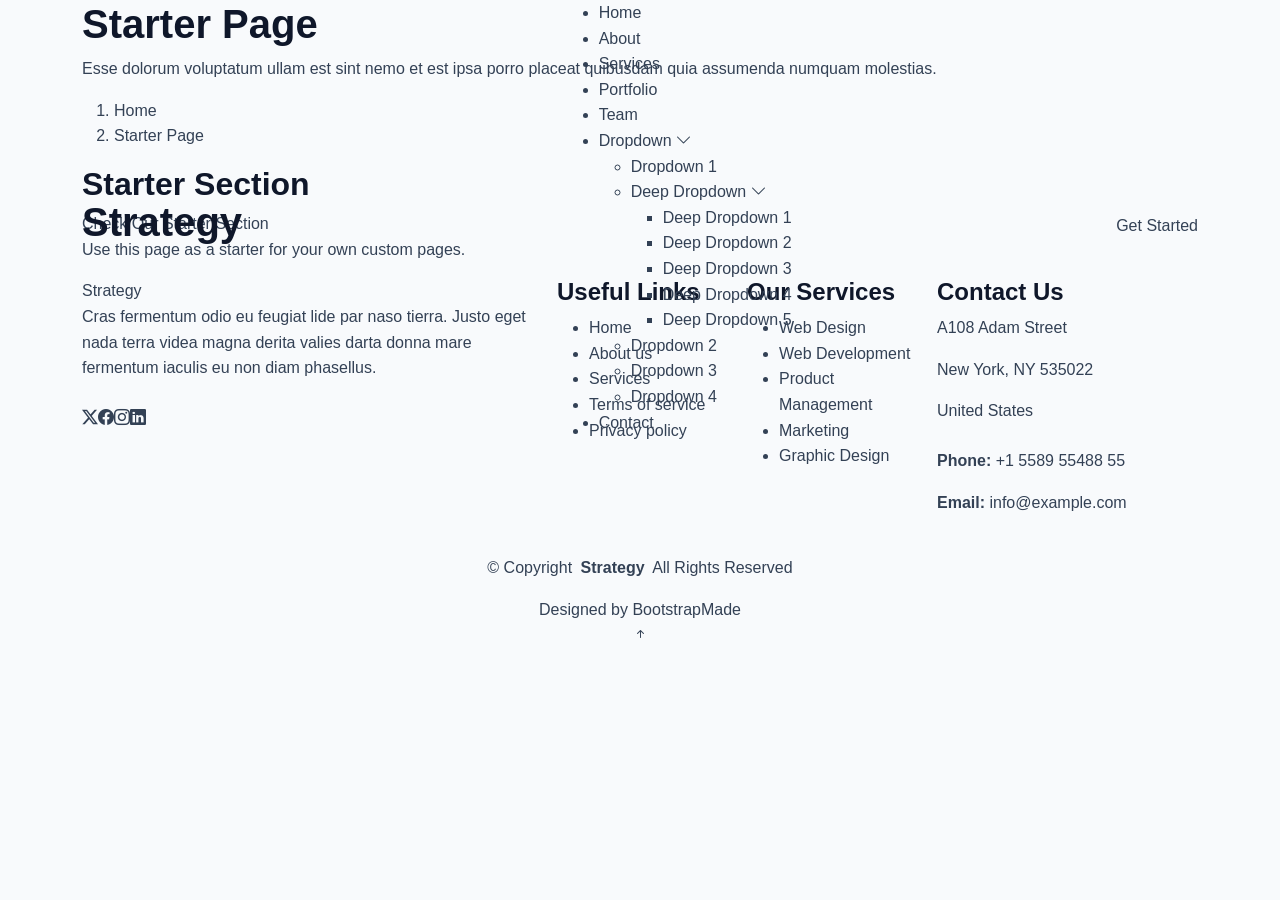
<file: starter-page.html>
<!DOCTYPE html>
<html lang="en">

<head>
  <meta charset="utf-8">
  <meta content="width=device-width, initial-scale=1.0" name="viewport">
  <title>Starter Page - Strategy Bootstrap Template</title>
  <meta name="description" content="">
  <meta name="keywords" content="">

  <!-- Favicons -->
  <link href="assets/img/favicon.png" rel="icon">
  <link href="assets/img/apple-touch-icon.png" rel="apple-touch-icon">

  <!-- Fonts -->
  <link href="https://fonts.googleapis.com" rel="preconnect">
  <link href="https://fonts.gstatic.com" rel="preconnect" crossorigin>
  <link href="https://fonts.googleapis.com/css2?family=Roboto:ital,wght@0,100;0,300;0,400;0,500;0,700;0,900;1,100;1,300;1,400;1,500;1,700;1,900&family=Raleway:ital,wght@0,100;0,200;0,300;0,400;0,500;0,600;0,700;0,800;0,900;1,100;1,200;1,300;1,400;1,500;1,600;1,700;1,800;1,900&family=Nunito+Sans:ital,wght@0,200;0,300;0,400;0,600;0,700;0,800;0,900;1,200;1,300;1,400;1,600;1,700;1,800;1,900&display=swap" rel="stylesheet">

  <!-- Vendor CSS Files -->
  <link href="assets/vendor/bootstrap/css/bootstrap.min.css" rel="stylesheet">
  <link href="assets/vendor/bootstrap-icons/bootstrap-icons.css" rel="stylesheet">
  <link href="assets/vendor/aos/aos.css" rel="stylesheet">
  <link href="assets/vendor/swiper/swiper-bundle.min.css" rel="stylesheet">
  <link href="assets/vendor/glightbox/css/glightbox.min.css" rel="stylesheet">

  <!-- Main CSS File -->
  <link href="assets/css/main.css" rel="stylesheet">

  <!-- =======================================================
  * Template Name: Strategy
  * Template URL: https://bootstrapmade.com/strategy-bootstrap-agency-template/
  * Updated: Jun 06 2025 with Bootstrap v5.3.6
  * Author: BootstrapMade.com
  * License: https://bootstrapmade.com/license/
  ======================================================== -->
</head>

<body class="starter-page-page">

  <header id="header" class="header d-flex align-items-center fixed-top">
    <div class="header-container container-fluid container-xl position-relative d-flex align-items-center justify-content-between">

      <a href="index.html" class="logo d-flex align-items-center me-auto me-xl-0">
        <!-- Uncomment the line below if you also wish to use an image logo -->
        <!-- <img src="assets/img/logo.webp" alt=""> -->
        <h1 class="sitename">Strategy</h1>
      </a>

      <nav id="navmenu" class="navmenu">
        <ul>
          <li><a href="#hero">Home</a></li>
          <li><a href="#about">About</a></li>
          <li><a href="#services">Services</a></li>
          <li><a href="#portfolio">Portfolio</a></li>
          <li><a href="#team">Team</a></li>
          <li class="dropdown"><a href="#"><span>Dropdown</span> <i class="bi bi-chevron-down toggle-dropdown"></i></a>
            <ul>
              <li><a href="#">Dropdown 1</a></li>
              <li class="dropdown"><a href="#"><span>Deep Dropdown</span> <i class="bi bi-chevron-down toggle-dropdown"></i></a>
                <ul>
                  <li><a href="#">Deep Dropdown 1</a></li>
                  <li><a href="#">Deep Dropdown 2</a></li>
                  <li><a href="#">Deep Dropdown 3</a></li>
                  <li><a href="#">Deep Dropdown 4</a></li>
                  <li><a href="#">Deep Dropdown 5</a></li>
                </ul>
              </li>
              <li><a href="#">Dropdown 2</a></li>
              <li><a href="#">Dropdown 3</a></li>
              <li><a href="#">Dropdown 4</a></li>
            </ul>
          </li>
          <li><a href="#contact">Contact</a></li>
        </ul>
        <i class="mobile-nav-toggle d-xl-none bi bi-list"></i>
      </nav>

      <a class="btn-getstarted" href="#about">Get Started</a>

    </div>
  </header>

  <main class="main">

    <!-- Page Title -->
    <div class="page-title dark-background" data-aos="fade">
      <div class="container position-relative">
        <h1>Starter Page</h1>
        <p>Esse dolorum voluptatum ullam est sint nemo et est ipsa porro placeat quibusdam quia assumenda numquam molestias.</p>
        <nav class="breadcrumbs">
          <ol>
            <li><a href="index.html">Home</a></li>
            <li class="current">Starter Page</li>
          </ol>
        </nav>
      </div>
    </div><!-- End Page Title -->

    <!-- Starter Section Section -->
    <section id="starter-section" class="starter-section section">

      <!-- Section Title -->
      <div class="container section-title" data-aos="fade-up">
        <h2>Starter Section</h2>
        <div><span>Check Our</span> <span class="description-title">Starter Section</span></div>
      </div><!-- End Section Title -->

      <div class="container" data-aos="fade-up">
        <p>Use this page as a starter for your own custom pages.</p>
      </div>

    </section><!-- /Starter Section Section -->

  </main>

  <footer id="footer" class="footer">

    <div class="container footer-top">
      <div class="row gy-4">
        <div class="col-lg-5 col-md-12 footer-about">
          <a href="index.html" class="logo d-flex align-items-center">
            <span class="sitename">Strategy</span>
          </a>
          <p>Cras fermentum odio eu feugiat lide par naso tierra. Justo eget nada terra videa magna derita valies darta donna mare fermentum iaculis eu non diam phasellus.</p>
          <div class="social-links d-flex mt-4">
            <a href=""><i class="bi bi-twitter-x"></i></a>
            <a href=""><i class="bi bi-facebook"></i></a>
            <a href=""><i class="bi bi-instagram"></i></a>
            <a href=""><i class="bi bi-linkedin"></i></a>
          </div>
        </div>

        <div class="col-lg-2 col-6 footer-links">
          <h4>Useful Links</h4>
          <ul>
            <li><a href="#">Home</a></li>
            <li><a href="#">About us</a></li>
            <li><a href="#">Services</a></li>
            <li><a href="#">Terms of service</a></li>
            <li><a href="#">Privacy policy</a></li>
          </ul>
        </div>

        <div class="col-lg-2 col-6 footer-links">
          <h4>Our Services</h4>
          <ul>
            <li><a href="#">Web Design</a></li>
            <li><a href="#">Web Development</a></li>
            <li><a href="#">Product Management</a></li>
            <li><a href="#">Marketing</a></li>
            <li><a href="#">Graphic Design</a></li>
          </ul>
        </div>

        <div class="col-lg-3 col-md-12 footer-contact text-center text-md-start">
          <h4>Contact Us</h4>
          <p>A108 Adam Street</p>
          <p>New York, NY 535022</p>
          <p>United States</p>
          <p class="mt-4"><strong>Phone:</strong> <span>+1 5589 55488 55</span></p>
          <p><strong>Email:</strong> <span>info@example.com</span></p>
        </div>

      </div>
    </div>

    <div class="container copyright text-center mt-4">
      <p>© <span>Copyright</span> <strong class="px-1 sitename">Strategy</strong> <span>All Rights Reserved</span></p>
      <div class="credits">
        <!-- All the links in the footer should remain intact. -->
        <!-- You can delete the links only if you've purchased the pro version. -->
        <!-- Licensing information: https://bootstrapmade.com/license/ -->
        <!-- Purchase the pro version with working PHP/AJAX contact form: [buy-url] -->
        Designed by <a href="https://bootstrapmade.com/">BootstrapMade</a>
      </div>
    </div>

  </footer>

  <!-- Scroll Top -->
  <a href="#" id="scroll-top" class="scroll-top d-flex align-items-center justify-content-center"><i class="bi bi-arrow-up-short"></i></a>

  <!-- Preloader -->
  <div id="preloader"></div>

  <!-- Vendor JS Files -->
  <script src="assets/vendor/bootstrap/js/bootstrap.bundle.min.js"></script>
  <script src="assets/vendor/php-email-form/validate.js"></script>
  <script src="assets/vendor/aos/aos.js"></script>
  <script src="assets/vendor/swiper/swiper-bundle.min.js"></script>
  <script src="assets/vendor/glightbox/js/glightbox.min.js"></script>
  <script src="assets/vendor/imagesloaded/imagesloaded.pkgd.min.js"></script>
  <script src="assets/vendor/isotope-layout/isotope.pkgd.min.js"></script>

  <!-- Main JS File -->
  <script src="assets/js/main.js"></script>

</body>

</html>
</file>
<file: assets/css/style_new.css>
/*--------------------------------------------------------------
# Modern Design System (Bento Style)
--------------------------------------------------------------*/

:root {
  --primary: #0ea5e9;
  --primary-soft: rgba(14, 165, 233, 0.1);
  --bg-main: #f8fafc;
  --bg-surface: #ffffff;
  --text-main: #334155;
  --text-heading: #0f172a;
  --text-muted: #64748b;
  --border-color: rgba(0, 0, 0, 0.05);
  --shadow-soft: 0 4px 6px -1px rgba(0, 0, 0, 0.05), 0 2px 4px -1px rgba(0, 0, 0, 0.03);
  --shadow-hover: 0 20px 25px -5px rgba(0, 0, 0, 0.1), 0 10px 10px -5px rgba(0, 0, 0, 0.04);
  --font-main: 'Inter', sans-serif;
  --font-heading: 'DM Sans', sans-serif;
  --transition-smooth: all 0.4s cubic-bezier(0.4, 0, 0.2, 1);
}

* {
  margin: 0;
  padding: 0;
  box-sizing: border-box;
}

body {
  font-family: var(--font-main);
  color: var(--text-main);
  background-color: var(--bg-main);
  line-height: 1.6;
  overflow-x: hidden;
}

h1, h2, h3, h4, h5, h6 {
  font-family: var(--font-heading);
  color: var(--text-heading);
  font-weight: 700;
}

a {
  text-decoration: none;
  color: inherit;
  transition: var(--transition-smooth);
}

/*--------------------------------------------------------------
# Layout Components
--------------------------------------------------------------*/

.section-container {
  max-width: 1200px;
  margin: 0 auto;
  padding: 100px 20px;
}

.bento-grid {
  display: grid;
  grid-template-columns: repeat(4, 1fr);
  grid-auto-rows: minmax(180px, auto);
  gap: 20px;
}

@media (max-width: 992px) {
  .bento-grid {
    grid-template-columns: repeat(2, 1fr);
  }
}

@media (max-width: 576px) {
  .bento-grid {
    grid-template-columns: 1fr;
  }
}

.bento-item {
  background: var(--bg-surface);
  border-radius: 24px;
  padding: 30px;
  border: 1px solid var(--border-color);
  box-shadow: var(--shadow-soft);
  transition: var(--transition-smooth);
  position: relative;
  overflow: hidden;
}

.bento-item:hover {
  transform: translateY(-8px);
  box-shadow: var(--shadow-hover);
  border-color: var(--primary);
}

/*--------------------------------------------------------------
# Navigation
--------------------------------------------------------------*/

.floating-nav {
  position: fixed;
  top: 30px;
  left: 50%;
  transform: translateX(-50%);
  background: rgba(255, 255, 255, 0.8);
  backdrop-filter: blur(12px);
  padding: 12px 30px;
  border-radius: 40px;
  z-index: 1000;
  display: flex;
  align-items: center;
  gap: 30px;
  border: 1px solid rgba(255, 255, 255, 0.3);
  box-shadow: 0 10px 25px rgba(0, 0, 0, 0.05);
}

.nav-links {
  display: flex;
  gap: 20px;
  list-style: none;
}

.nav-links a {
  font-size: 14px;
  font-weight: 500;
  color: var(--text-muted);
}

.nav-links a:hover, .nav-links a.active {
  color: var(--primary);
}

/*--------------------------------------------------------------
# Hero Section
--------------------------------------------------------------*/

.hero-modern {
  height: 100vh;
  display: flex;
  flex-direction: column;
  justify-content: center;
  align-items: center;
  text-align: center;
  position: relative;
  padding: 0 20px;
}

.hero-badge {
  background: var(--primary-soft);
  color: var(--primary);
  padding: 8px 16px;
  border-radius: 20px;
  font-size: 14px;
  font-weight: 600;
  margin-bottom: 24px;
  animation: fadeInDown 0.8s ease forwards;
}

.hero-modern h1 {
  font-size: clamp(3rem, 8vw, 5rem);
  line-height: 1.1;
  margin-bottom: 24px;
  letter-spacing: -2px;
  animation: fadeInUp 0.8s ease 0.2s forwards;
  opacity: 0;
}

.hero-modern p {
  font-size: 1.25rem;
  color: var(--text-muted);
  max-width: 600px;
  margin-bottom: 40px;
  animation: fadeInUp 0.8s ease 0.4s forwards;
  opacity: 0;
}

.hero-cta {
  display: flex;
  gap: 15px;
  animation: fadeInUp 0.8s ease 0.6s forwards;
  opacity: 0;
}

.btn-main {
  background: var(--primary);
  color: white;
  padding: 16px 32px;
  border-radius: 30px;
  font-weight: 600;
  box-shadow: 0 10px 20px rgba(14, 165, 233, 0.2);
}

.btn-main:hover {
  transform: scale(1.05);
}

.btn-outline {
  border: 1px solid var(--border-color);
  padding: 16px 32px;
  border-radius: 30px;
  font-weight: 600;
  background: white;
}

/*--------------------------------------------------------------
# Portfolio Cards
--------------------------------------------------------------*/

.portfolio-card {
  height: 100%;
  display: flex;
  flex-direction: column;
  justify-content: space-between;
}

.portfolio-card img {
  width: 100%;
  height: 200px;
  object-fit: cover;
  border-radius: 16px;
  margin-bottom: 20px;
}

.portfolio-tags {
  display: flex;
  gap: 8px;
  margin-bottom: 12px;
}

.tag {
  font-size: 11px;
  text-transform: uppercase;
  font-weight: 700;
  letter-spacing: 0.5px;
  color: var(--primary);
  background: var(--primary-soft);
  padding: 4px 8px;
  border-radius: 6px;
}

/*--------------------------------------------------------------
# Animations
--------------------------------------------------------------*/

@keyframes fadeInUp {
  from {
    opacity: 0;
    transform: translateY(30px);
  }
  to {
    opacity: 1;
    transform: translateY(0);
  }
}

@keyframes fadeInDown {
  from {
    opacity: 0;
    transform: translateY(-30px);
  }
  to {
    opacity: 1;
    transform: translateY(0);
  }
}

.reveal {
  opacity: 0;
  transform: translateY(30px);
  transition: var(--transition-smooth);
}

.reveal.active {
  opacity: 1;
  transform: translateY(0);
}
</file>
<file: assets/css/main.css>
/*--------------------------------------------------------------
# Modern Design System (Bento Style)
--------------------------------------------------------------*/

:root {
  --primary: #0ea5e9;
  --primary-soft: rgba(14, 165, 233, 0.1);
  --bg-main: #f8fafc;
  --bg-surface: #ffffff;
  --text-main: #334155;
  --text-heading: #0f172a;
  --text-muted: #64748b;
  --border-color: rgba(0, 0, 0, 0.05);
  --shadow-soft: 0 4px 6px -1px rgba(0, 0, 0, 0.05), 0 2px 4px -1px rgba(0, 0, 0, 0.03);
  --shadow-hover: 0 20px 25px -5px rgba(0, 0, 0, 0.1), 0 10px 10px -5px rgba(0, 0, 0, 0.04);
  --font-main: 'Inter', sans-serif;
  --font-heading: 'DM Sans', sans-serif;
  --transition-smooth: all 0.4s cubic-bezier(0.4, 0, 0.2, 1);
}

html {
  scroll-behavior: smooth;
}

* {
  margin: 0;
  padding: 0;
  box-sizing: border-box;
}

section,
#hero,
#services,
#portfolio,
#process,
#faq,
#contact {
  scroll-margin-top: 100px;
}

body {
  font-family: var(--font-main);
  color: var(--text-main);
  background-color: var(--bg-main);
  line-height: 1.6;
  overflow-x: hidden;
}

h1,
h2,
h3,
h4,
h5,
h6 {
  font-family: var(--font-heading);
  color: var(--text-heading);
  font-weight: 700;
}

a {
  text-decoration: none;
  color: inherit;
  transition: var(--transition-smooth);
}

/*--------------------------------------------------------------
# Layout Components
--------------------------------------------------------------*/

.section-container {
  max-width: 1200px;
  margin: 0 auto;
  padding: 100px 20px;
}

.bento-grid {
  display: grid;
  grid-template-columns: repeat(4, 1fr);
  grid-auto-rows: minmax(180px, auto);
  gap: 20px;
}

@media (max-width: 992px) {
  .section-container {
    padding: 60px 20px;
  }

  .bento-grid {
    grid-template-columns: repeat(2, 1fr);
  }

  .bento-item {
    grid-column: span 2 !important;
  }
}

@media (max-width: 576px) {
  .bento-grid {
    grid-template-columns: 1fr;
  }

  .bento-item {
    grid-column: span 1 !important;
  }

  .hero-modern h1 {
    font-size: 2.2rem;
  }

  .hero-trust-badges {
    flex-direction: column;
    align-items: center;
    gap: 10px;
  }
}

.bento-item {
  background: var(--bg-surface);
  border-radius: 24px;
  padding: 30px;
  border: 1px solid var(--border-color);
  box-shadow: var(--shadow-soft);
  transition: var(--transition-smooth);
  position: relative;
  overflow: hidden;
}

.bento-item:hover {
  transform: translateY(-8px);
  box-shadow: var(--shadow-hover);
  border-color: var(--primary);
}

.bento-item:hover img {
  transform: scale(1.05);
}

/*--------------------------------------------------------------
# Navigation
--------------------------------------------------------------*/

.floating-nav {
  position: fixed;
  top: 30px;
  left: 50%;
  transform: translateX(-50%);
  background: rgba(255, 255, 255, 0.9);
  backdrop-filter: blur(12px);
  padding: 15px 50px;
  border-radius: 50px;
  z-index: 1000;
  display: flex;
  align-items: center;
  justify-content: space-between;
  gap: 40px;
  border: 1px solid rgba(255, 255, 255, 0.4);
  box-shadow: 0 15px 35px rgba(0, 0, 0, 0.1);
  width: 95%;
  max-width: 1300px;
}

.nav-links {
  display: flex;
  gap: 30px;
  list-style: none;
}

.nav-links a {
  font-size: 14px;
  font-weight: 500;
  color: var(--text-muted);
  white-space: nowrap;
}

.nav-links a:hover,
.nav-links a.active {
  color: var(--primary);
}

.mobile-nav-toggle {
  display: none;
  font-size: 1.5rem;
  cursor: pointer;
  color: var(--text-heading);
}

@media (max-width: 992px) {
  .floating-nav {
    padding: 12px 25px;
    top: 15px;
    gap: 15px;
  }

  .nav-links {
    display: none;
    position: absolute;
    top: 70px;
    left: 0;
    right: 0;
    background: white;
    flex-direction: column;
    padding: 30px;
    border-radius: 24px;
    box-shadow: var(--shadow-hover);
    text-align: center;
    border: 1px solid var(--border-color);
  }

  .nav-links.active {
    display: flex;
  }

  .mobile-nav-toggle {
    display: block;
  }

  .floating-nav .btn-main {
    display: none;
  }
}

/*--------------------------------------------------------------
# Hero Section
--------------------------------------------------------------*/

.hero-modern {
  min-height: 100vh;
  display: flex;
  flex-direction: column;
  justify-content: center;
  align-items: center;
  text-align: center;
  position: relative;
  padding: 120px 20px;
  background: radial-gradient(circle at 10% 20%, rgba(14, 165, 233, 0.05) 0%, transparent 40%),
    radial-gradient(circle at 90% 80%, rgba(14, 165, 233, 0.05) 0%, transparent 40%);
  overflow: hidden;
}

.hero-modern::before {
  content: "";
  position: absolute;
  top: -10%;
  left: -10%;
  width: 40%;
  height: 40%;
  background: var(--primary-soft);
  filter: blur(100px);
  border-radius: 50%;
  z-index: -1;
  animation: floatShape 20s infinite alternate;
}

@keyframes floatShape {
  from {
    transform: translate(0, 0);
  }

  to {
    transform: translate(100px, 100px);
  }
}

@keyframes bounce {

  0%,
  20%,
  50%,
  80%,
  100% {
    transform: translateY(0);
  }

  40% {
    transform: translateY(-10px);
  }

  60% {
    transform: translateY(-5px);
  }
}

.hero-trust-badges {
  display: flex;
  gap: 20px;
  margin-top: 60px;
  animation: fadeInUp 0.8s ease 0.8s forwards;
  opacity: 0;
}

.trust-item {
  display: flex;
  align-items: center;
  gap: 10px;
  background: white;
  padding: 10px 20px;
  border-radius: 50px;
  border: 1px solid var(--border-color);
  box-shadow: var(--shadow-soft);
  font-size: 13px;
  font-weight: 600;
}

.trust-item i {
  color: var(--primary);
  font-size: 1.1rem;
}

.hero-badge {
  background: var(--primary-soft);
  color: var(--primary);
  padding: 8px 16px;
  border-radius: 20px;
  font-size: 14px;
  font-weight: 600;
  margin-bottom: 24px;
  animation: fadeInDown 0.8s ease forwards;
}

.hero-modern h1 {
  font-size: clamp(3rem, 8vw, 5rem);
  line-height: 1.1;
  margin-bottom: 24px;
  letter-spacing: -2px;
  animation: fadeInUp 0.8s ease 0.2s forwards;
  opacity: 0;
  display: flex;
  flex-direction: column;
  align-items: center;
}

.flip-container {
  display: inline-block;
  height: 1.2em;
  overflow: hidden;
  position: relative;
  vertical-align: bottom;
  color: var(--primary);
  margin-top: 10px;
}

.flip-wrapper {
  display: flex;
  flex-direction: column;
  transition: transform 0.6s cubic-bezier(0.645, 0.045, 0.355, 1);
}

.flip-word {
  height: 1.2em;
  display: flex;
  align-items: center;
  justify-content: center;
  white-space: nowrap;
}

.hero-modern p {
  font-size: 1.25rem;
  color: var(--text-muted);
  max-width: 600px;
  margin-bottom: 40px;
  animation: fadeInUp 0.8s ease 0.4s forwards;
  opacity: 0;
}

.hero-cta {
  display: flex;
  gap: 15px;
  animation: fadeInUp 0.8s ease 0.6s forwards;
  opacity: 0;
}

.btn-main {
  background: var(--primary);
  color: white;
  padding: 16px 32px;
  border-radius: 30px;
  font-weight: 600;
  box-shadow: 0 10px 20px rgba(14, 165, 233, 0.2);
}

.btn-main:hover {
  transform: scale(1.05);
}

.btn-outline {
  border: 1px solid var(--border-color);
  padding: 16px 32px;
  border-radius: 30px;
  font-weight: 600;
  background: white;
}

/*--------------------------------------------------------------
# Portfolio Cards
--------------------------------------------------------------*/

.portfolio-card {
  height: 100%;
  display: flex;
  flex-direction: column;
  justify-content: space-between;
}

.portfolio-card img {
  width: 100%;
  height: 200px;
  object-fit: cover;
  border-radius: 16px;
  margin-bottom: 20px;
}

.portfolio-tags {
  display: flex;
  gap: 8px;
  margin-bottom: 12px;
}

.tag {
  font-size: 11px;
  text-transform: uppercase;
  font-weight: 700;
  letter-spacing: 0.5px;
  color: var(--primary);
  background: var(--primary-soft);
  padding: 4px 8px;
  border-radius: 6px;
}

/*--------------------------------------------------------------
# Animations
--------------------------------------------------------------*/

@keyframes fadeInUp {
  from {
    opacity: 0;
    transform: translateY(30px);
  }

  to {
    opacity: 1;
    transform: translateY(0);
  }
}

@keyframes fadeInDown {
  from {
    opacity: 0;
    transform: translateY(-30px);
  }

  to {
    opacity: 1;
    transform: translateY(0);
  }
}

.reveal {
  opacity: 0;
  transform: translateY(30px);
  transition: var(--transition-smooth);
}

.reveal.active {
  opacity: 1;
  transform: translateY(0);
}

/*--------------------------------------------------------------
# Status Messages
--------------------------------------------------------------*/

.status-msg {
  padding: 15px 25px;
  border-radius: 12px;
  margin-top: 20px;
  display: none;
  align-items: center;
  gap: 12px;
  font-weight: 500;
  animation: fadeInUp 0.4s ease;
}

.status-msg.loading {
  background: var(--primary-soft);
  color: var(--primary);
  border: 1px solid rgba(14, 165, 233, 0.2);
}

.status-msg.success {
  background: rgba(34, 197, 94, 0.1);
  color: #16a34a;
  border: 1px solid rgba(34, 197, 94, 0.2);
}

.status-msg i {
  font-size: 1.2rem;
}

@keyframes rotate {
  from {
    transform: rotate(0deg);
  }

  to {
    transform: rotate(360deg);
  }
}

/*--------------------------------------------------------------
# Tech Stack Section
--------------------------------------------------------------*/

.tech-stack-section {
  margin-top: 100px;
  text-align: center;
}

.tech-stack-header {
  margin-bottom: 40px;
}

.tech-label {
  color: var(--primary);
  font-weight: 700;
  text-transform: uppercase;
  font-size: 16px;
  display: block;
  margin-bottom: 10px;
  letter-spacing: 2px;
}

.tech-stack-header h3 {
  font-size: 2.7rem;
  font-weight: 800;
  margin-top: 5px;
}

.tech-stack-container {
  display: flex;
  flex-wrap: wrap;
  gap: 25px;
  justify-content: center;
  max-width: 1100px;
  margin: 0 auto;
}

.tech-badge {
  display: flex;
  align-items: center;
  gap: 15px;
  padding: 15px 30px;
  background: white;
  border: 1px solid var(--border-color);
  border-radius: 50px;
  font-weight: 700;
  font-size: 18px;
  transition: var(--transition-smooth);
  box-shadow: var(--shadow-soft);
  cursor: pointer;
  position: relative;
  overflow: hidden;
}

.tech-icon {
  width: 28px;
  height: 28px;
  display: flex;
  align-items: center;
  justify-content: center;
}

.tech-icon img {
  width: 100%;
  height: 100%;
  object-fit: contain;
  filter: grayscale(100%);
  transition: var(--transition-smooth);
}

.tech-badge:hover {
  transform: translateY(-10px);
  box-shadow: var(--shadow-hover);
  background: white;
}

.tech-badge:hover .tech-icon img {
  filter: grayscale(0%);
  transform: scale(1.3);
}

/* Brand Colors */
.tech-badge.laravel:hover {
  border-color: #FF2D20;
  color: #FF2D20;
}

.tech-badge.react:hover {
  border-color: #61DAFB;
  color: #0891b2;
}

.tech-badge.node:hover {
  border-color: #339933;
  color: #339933;
}

.tech-badge.vue:hover {
  border-color: #4FC08D;
  color: #42b883;
}

.tech-badge.ci:hover {
  border-color: #EE4323;
  color: #EE4323;
}

/* Responsive adjustments */
@media (max-width: 768px) {
  .tech-stack-container {
    gap: 12px;
  }

  .tech-badge {
    padding: 10px 18px;
    font-size: 14px;
  }
}

/*--------------------------------------------------------------
# Solutions Section (Horizontal Slider)
--------------------------------------------------------------*/

/*--------------------------------------------------------------
# Solutions Section (Horizontal Slider)
--------------------------------------------------------------*/

.solutions-slider-wrapper {
  position: relative;
  padding: 20px 0 60px;
  max-width: 1200px;
  margin: 0 auto;
}

.solutions-slider {
  display: flex;
  gap: 24px;
  overflow-x: auto;
  scroll-snap-type: x mandatory;
  padding: 20px 5px;
  /* Minimal padding for shadow breathing room */
  scrollbar-width: none;
  /* Firefox */
  -ms-overflow-style: none;
  /* IE/Edge */
  scroll-behavior: smooth;
}

.solutions-slider::-webkit-scrollbar {
  display: none;
  /* Chrome, Safari, Opera */
}

/* Floating Navigation Buttons */
.slider-controls {
  position: absolute;
  top: 45%;
  left: -30px;
  right: -30px;
  transform: translateY(-50%);
  display: flex;
  justify-content: space-between;
  pointer-events: none;
  z-index: 100;
}

@media (max-width: 1300px) {
  .slider-controls {
    left: 10px;
    right: 10px;
  }
}

.slider-btn {
  width: 50px;
  height: 50px;
  background: white;
  border: 2px solid var(--primary);
  color: var(--primary);
  border-radius: 50%;
  display: flex;
  align-items: center;
  justify-content: center;
  font-size: 1.2rem;
  cursor: pointer;
  pointer-events: auto;
  transition: all 0.4s cubic-bezier(0.175, 0.885, 0.32, 1.275);
  box-shadow: 0 10px 25px rgba(0, 0, 0, 0.1);
  opacity: 0.8;
  /* Always slightly visible for better UX */
}

.slider-btn:hover {
  background: var(--primary);
  color: white;
  transform: translateY(-5px) scale(1.1) !important;
  box-shadow: 0 15px 30px rgba(14, 165, 233, 0.3);
  opacity: 1;
}

.solution-card {
  flex: 0 0 calc((100% - 48px) / 3);
  /* 3 cards visible (2 gaps of 24px) */
  scroll-snap-align: start;
  background: white;
  padding: 35px;
  border-radius: 24px;
  border: 2px solid rgba(14, 165, 233, 0.2);
  box-shadow: none;
  transition: var(--transition-smooth);
  position: relative;
  overflow: hidden;
  z-index: 1;
  cursor: grab;
}

@media (max-width: 992px) {
  .solution-card {
    flex: 0 0 calc((100% - 24px) / 2);
    /* 2 cards visible */
  }
}

@media (max-width: 576px) {
  .solution-card {
    flex: 0 0 100%;
    /* 1 card visible */
    padding: 25px;
  }

  .slider-controls {
    display: none;
    /* Hide buttons on mobile for better touch experience */
  }
}

.solution-card:active {
  cursor: grabbing;
}

@media (max-width: 576px) {
  .solution-card {
    flex: 0 0 300px;
    padding: 30px;
  }
}

.solution-card::before {
  content: "";
  position: absolute;
  top: 0;
  left: 0;
  width: 100%;
  height: 100%;
  background: linear-gradient(135deg, var(--primary-soft) 0%, transparent 100%);
  opacity: 0;
  transition: var(--transition-smooth);
  z-index: -1;
}

.solution-card:hover {
  transform: translateY(-10px);
  border-color: var(--primary);
  box-shadow: 0 25px 50px -12px rgba(14, 165, 233, 0.2);
}

.solution-card:hover::before {
  opacity: 1;
}

.solution-icon {
  width: 60px;
  height: 60px;
  background: var(--primary-soft);
  color: var(--primary);
  border-radius: 16px;
  display: flex;
  align-items: center;
  justify-content: center;
  font-size: 1.8rem;
  margin-bottom: 25px;
  transition: var(--transition-smooth);
}

.solution-card:hover .solution-icon {
  background: var(--primary);
  color: white;
  transform: rotate(10deg);
}

.solution-card h3 {
  font-size: 1.4rem;
  margin-bottom: 15px;
}

.solution-card p {
  color: var(--text-muted);
  font-size: 0.95rem;
  line-height: 1.7;
}

.slider-nav {
  text-align: center;
  margin-top: 30px;
}

.scroll-hint {
  display: inline-flex;
  align-items: center;
  gap: 10px;
  font-size: 14px;
  color: var(--text-muted);
  font-weight: 600;
  background: rgba(14, 165, 233, 0.05);
  padding: 8px 20px;
  border-radius: 50px;
  animation: pulseHint 2s infinite;
}

@keyframes pulseHint {

  0%,
  100% {
    opacity: 0.6;
    transform: scale(1);
  }

  50% {
    opacity: 1;
    transform: scale(1.05);
  }
}

/*--------------------------------------------------------------
# Our Process Section
--------------------------------------------------------------*/

.process-steps {
  display: grid;
  grid-template-columns: repeat(4, 1fr);
  gap: 30px;
  margin-top: 50px;
}

@media (max-width: 768px) {
  .process-steps {
    grid-template-columns: 1fr;
  }
}

.step-card {
  text-align: center;
  position: relative;
}

.step-number {
  width: 50px;
  height: 50px;
  background: var(--primary);
  color: white;
  border-radius: 50%;
  display: flex;
  align-items: center;
  justify-content: center;
  font-weight: 800;
  margin: 0 auto 20px;
  box-shadow: 0 10px 15px var(--primary-soft);
}

.step-card h4 {
  margin-bottom: 10px;
}

.step-card p {
  font-size: 0.9rem;
  color: var(--text-muted);
}

/*--------------------------------------------------------------
# FAQ Section (Accordion)
--------------------------------------------------------------*/

.faq-container {
  max-width: 800px;
  margin: 50px auto 0;
}

.faq-item {
  background: white;
  border-radius: 16px;
  margin-bottom: 15px;
  border: 1px solid var(--border-color);
  overflow: hidden;
  transition: var(--transition-smooth);
}

.faq-question {
  padding: 20px 30px;
  display: flex;
  justify-content: space-between;
  align-items: center;
  cursor: pointer;
  font-weight: 600;
}

.faq-answer {
  padding: 0 30px 20px;
  color: var(--text-muted);
  font-size: 0.95rem;
  display: none;
}

.faq-item.active .faq-answer {
  display: block;
}

.faq-item.active .bi-plus {
  transform: rotate(45deg);
}

/*--------------------------------------------------------------
# Testimonials Section
--------------------------------------------------------------*/

.testimonial-grid {
  display: grid;
  grid-template-columns: repeat(3, 1fr);
  gap: 20px;
  margin-top: 50px;
}

@media (max-width: 992px) {
  .testimonial-grid {
    grid-template-columns: 1fr;
  }
}

.testimonial-card {
  background: white;
  padding: 40px;
  border-radius: 24px;
  border: 1px solid var(--border-color);
  box-shadow: var(--shadow-soft);
}

.testimonial-text {
  font-style: italic;
  margin-bottom: 25px;
  color: var(--text-main);
}

.client-info {
  display: flex;
  align-items: center;
  gap: 15px;
}

.client-img {
  width: 50px;
  height: 50px;
  border-radius: 50%;
  object-fit: cover;
}

.client-name h5 {
  margin: 0;
  font-size: 1rem;
}

.client-name span {
  font-size: 0.8rem;
}

/*--------------------------------------------------------------
# Floating Chatbot
--------------------------------------------------------------*/

.chatbot-wrapper {
  position: fixed;
  bottom: 30px;
  right: 30px;
  z-index: 2000;
  display: flex;
  flex-direction: column;
  align-items: flex-end;
  gap: 15px;
}

.chatbot-btn {
  width: 60px;
  height: 60px;
  background: linear-gradient(135deg, var(--primary) 0%, #0369a1 100%);
  color: white;
  border-radius: 50%;
  display: flex;
  align-items: center;
  justify-content: center;
  font-size: 1.6rem;
  cursor: pointer;
  box-shadow: 0 10px 25px rgba(14, 165, 233, 0.4);
  transition: var(--transition-smooth);
}

.chatbot-btn:hover {
  transform: scale(1.1) rotate(10deg);
}

.chat-window {
  width: 350px;
  background: white;
  border-radius: 24px;
  box-shadow: 0 20px 50px rgba(0, 0, 0, 0.15);
  border: 1px solid var(--border-color);
  overflow: hidden;
  display: none;
  flex-direction: column;
  animation: fadeInUp 0.4s ease;
}

@media (max-width: 576px) {
  .chat-window {
    width: 280px;
    right: 10px;
  }
}

.chat-window.active {
  display: flex;
}

.chat-header {
  background: var(--primary);
  color: white;
  padding: 15px 20px;
  display: flex;
  justify-content: space-between;
  align-items: center;
}

#closeChat {
  transition: var(--transition-smooth);
  opacity: 0.8;
}

#closeChat:hover {
  opacity: 1;
  transform: scale(1.2);
}

.chat-body {
  padding: 20px;
  max-height: 400px;
  overflow-y: auto;
  display: flex;
  flex-direction: column;
  gap: 15px;
  background: #f8fafc;
}

.bot-msg {
  background: white;
  padding: 12px 16px;
  border-radius: 16px 16px 16px 0;
  font-size: 0.9rem;
  align-self: flex-start;
  max-width: 85%;
  box-shadow: 0 2px 5px rgba(0, 0, 0, 0.05);
}

.chat-questions {
  display: flex;
  flex-direction: column;
  gap: 8px;
  margin-top: 10px;
  animation: fadeInUpSmall 0.5s ease forwards;
}

@keyframes fadeInUpSmall {
  from {
    opacity: 0;
    transform: translateY(15px);
  }

  to {
    opacity: 1;
    transform: translateY(0);
  }
}

.chat-q-btn {
  background: white;
  border: 1px solid var(--primary);
  color: var(--primary);
  padding: 10px 15px;
  border-radius: 12px;
  font-size: 0.85rem;
  cursor: pointer;
  transition: var(--transition-smooth);
  text-align: left;
}

.chat-q-btn:hover {
  background: var(--primary-soft);
}

.user-msg {
  background: var(--primary);
  color: white;
  padding: 10px 14px;
  border-radius: 16px 16px 0 16px;
  font-size: 0.85rem;
  align-self: flex-end;
  max-width: 80%;
}

.typing-indicator {
  display: flex;
  gap: 4px;
  padding: 15px 20px !important;
}

.typing-indicator span {
  height: 6px;
  width: 6px;
  background-color: var(--primary);
  border-radius: 50%;
  display: block;
  opacity: 0.4;
  animation: typing-bounce 1s infinite ease-in-out;
}

.typing-indicator span:nth-child(2) {
  animation-delay: 0.2s;
}

.typing-indicator span:nth-child(3) {
  animation-delay: 0.4s;
}

@keyframes typing-bounce {

  0%,
  100% {
    transform: translateY(0);
  }

  50% {
    transform: translateY(-5px);
  }
}
</file>
